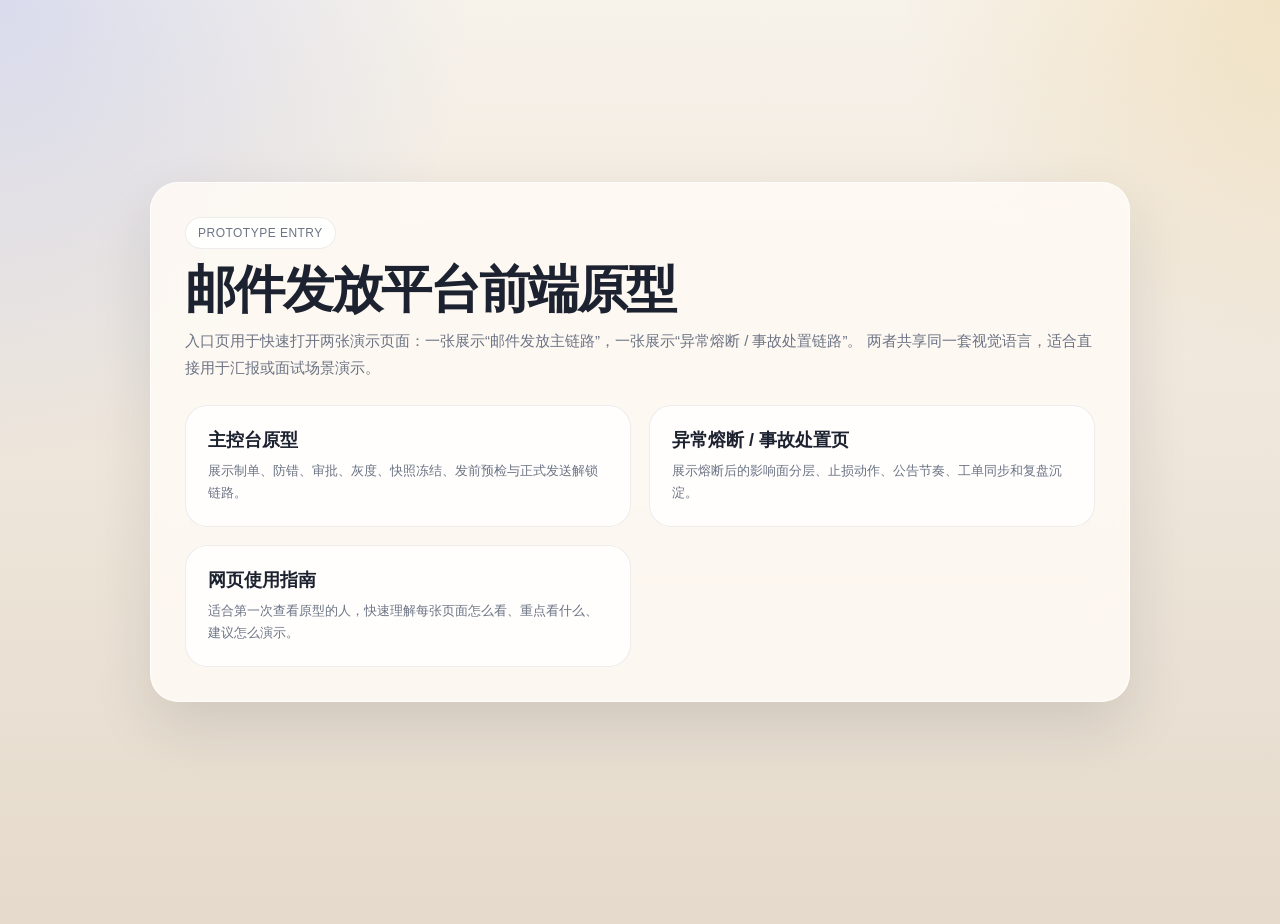
<file: index.html>
<!DOCTYPE html>
<html lang="zh-CN">
<head>
  <meta charset="UTF-8" />
  <meta name="viewport" content="width=device-width, initial-scale=1.0" />
  <title>邮件发放平台原型</title>
  <meta http-equiv="refresh" content="0; url=./prototype-index.html" />
  <style>
    body {
      margin: 0;
      min-height: 100vh;
      display: grid;
      place-items: center;
      background: linear-gradient(180deg, #f7f2ea 0%, #e9dfd2 100%);
      font-family: "Avenir Next", "PingFang SC", sans-serif;
      color: #1d2230;
    }

    .card {
      width: min(560px, calc(100vw - 32px));
      padding: 28px;
      border-radius: 24px;
      background: rgba(255, 255, 255, 0.9);
      box-shadow: 0 24px 60px rgba(25, 30, 42, 0.12);
      text-align: center;
    }

    h1 {
      margin: 0 0 12px;
      font-size: 30px;
    }

    p {
      margin: 0;
      line-height: 1.8;
      color: #6b7384;
    }

    a {
      display: inline-block;
      margin-top: 18px;
      color: #2c5bff;
      font-weight: 700;
      text-decoration: none;
    }
  </style>
</head>
<body>
  <div class="card">
    <h1>正在跳转到原型首页</h1>
    <p>如果页面没有自动跳转，请点击下面的入口继续访问。</p>
    <a href="./prototype-index.html">打开邮件发放平台原型</a>
  </div>
</body>
</html>
</file>
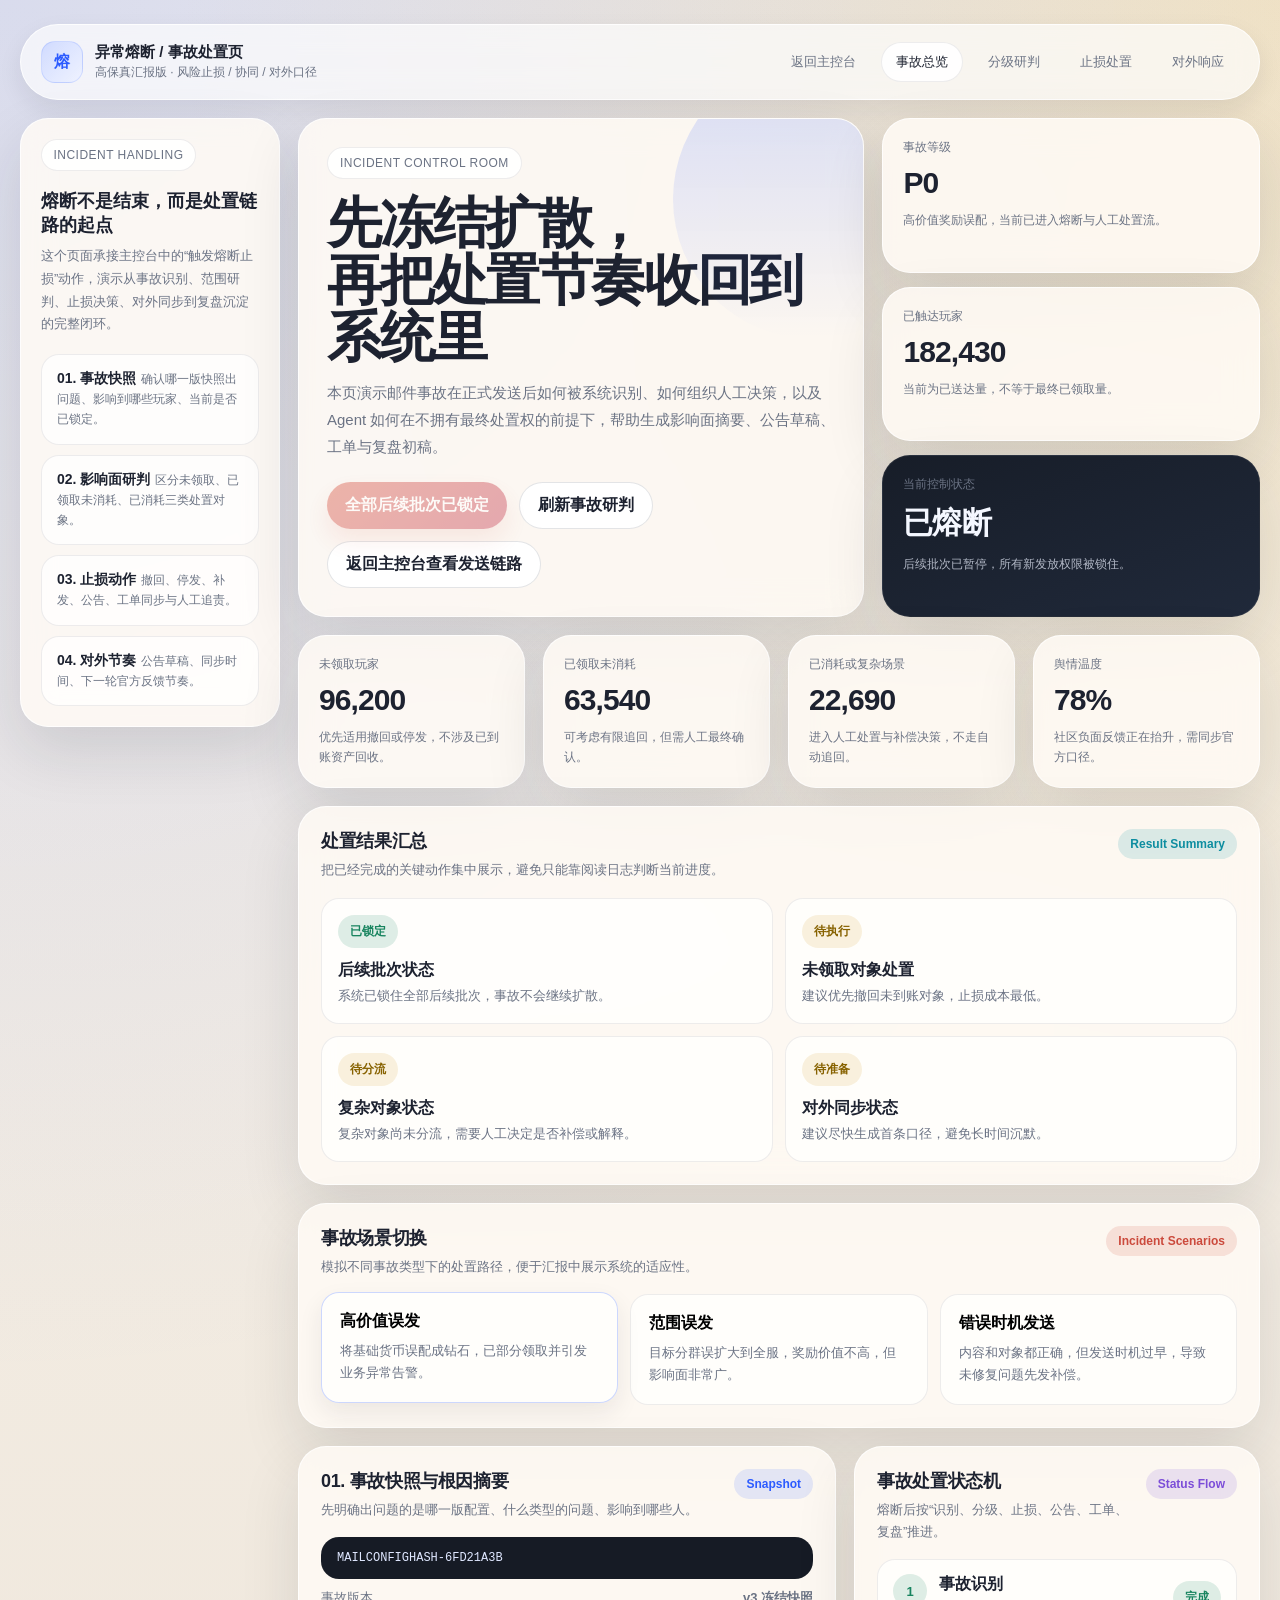
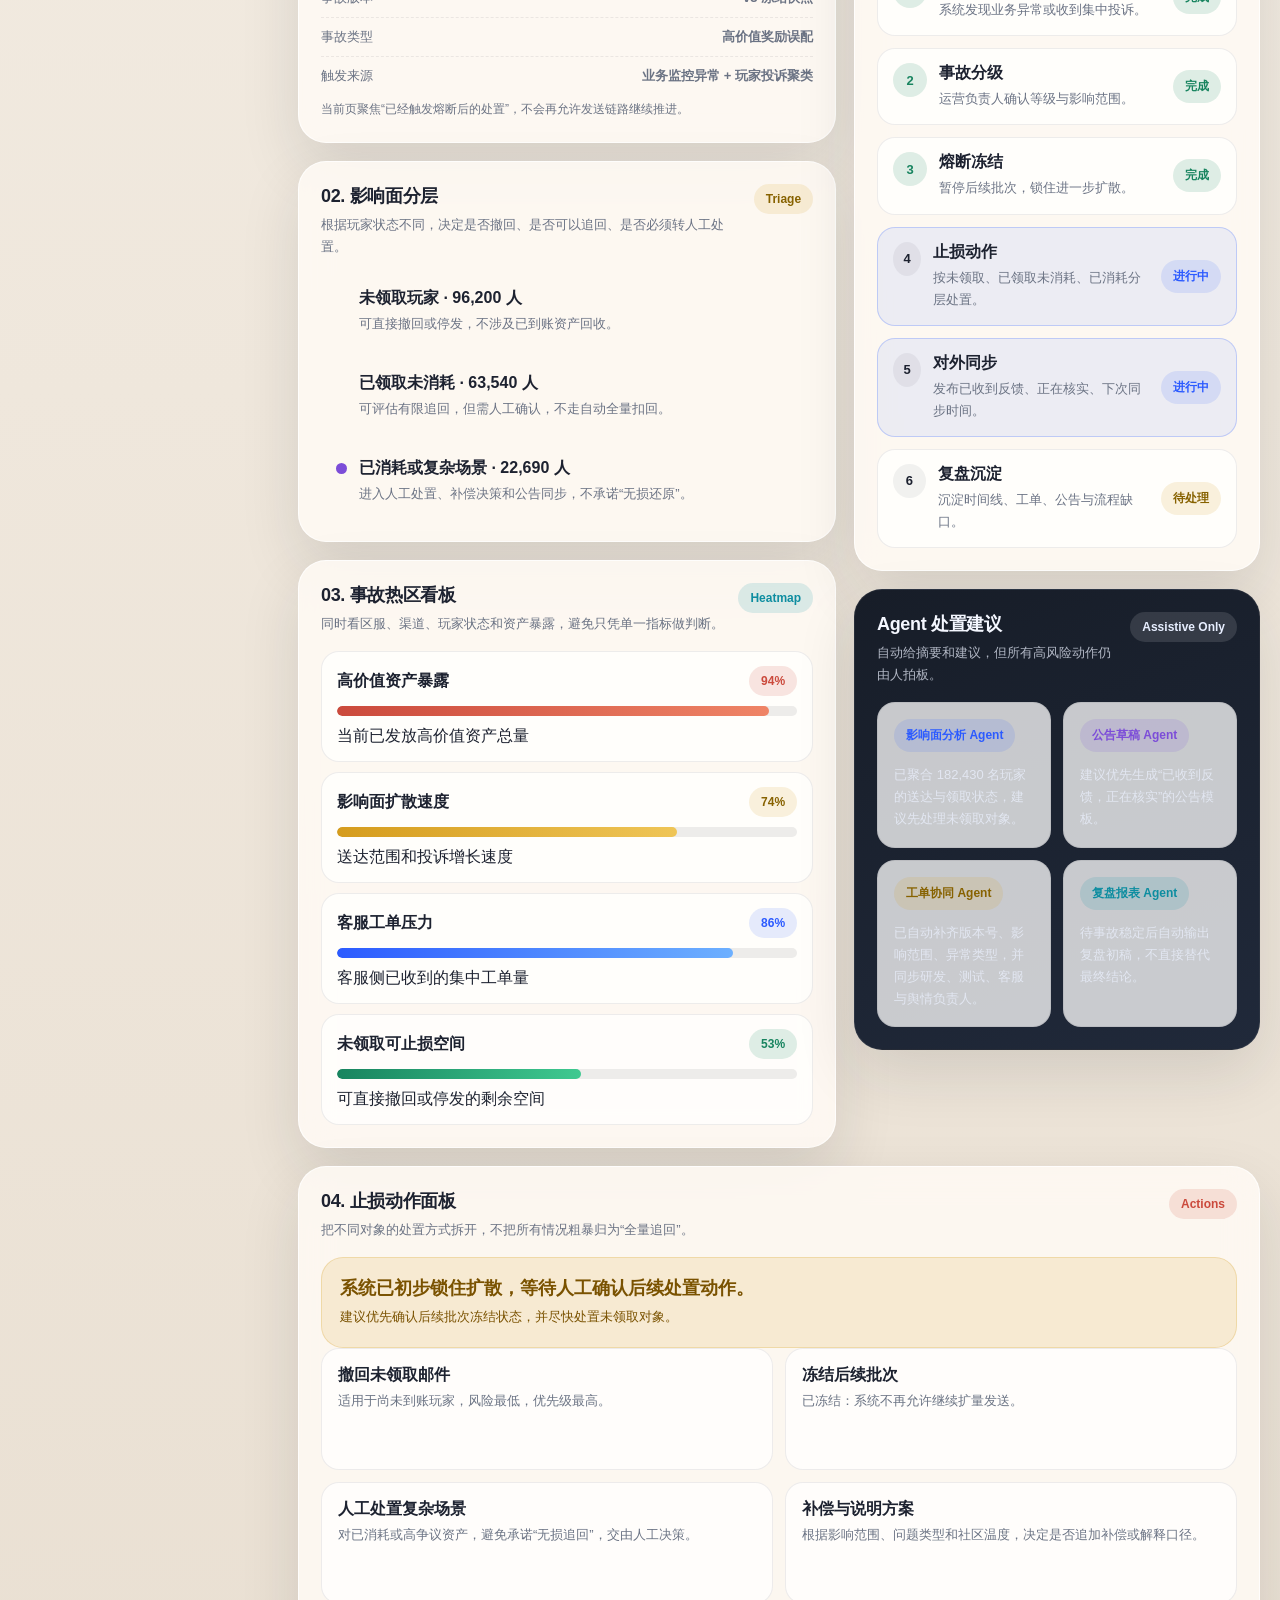
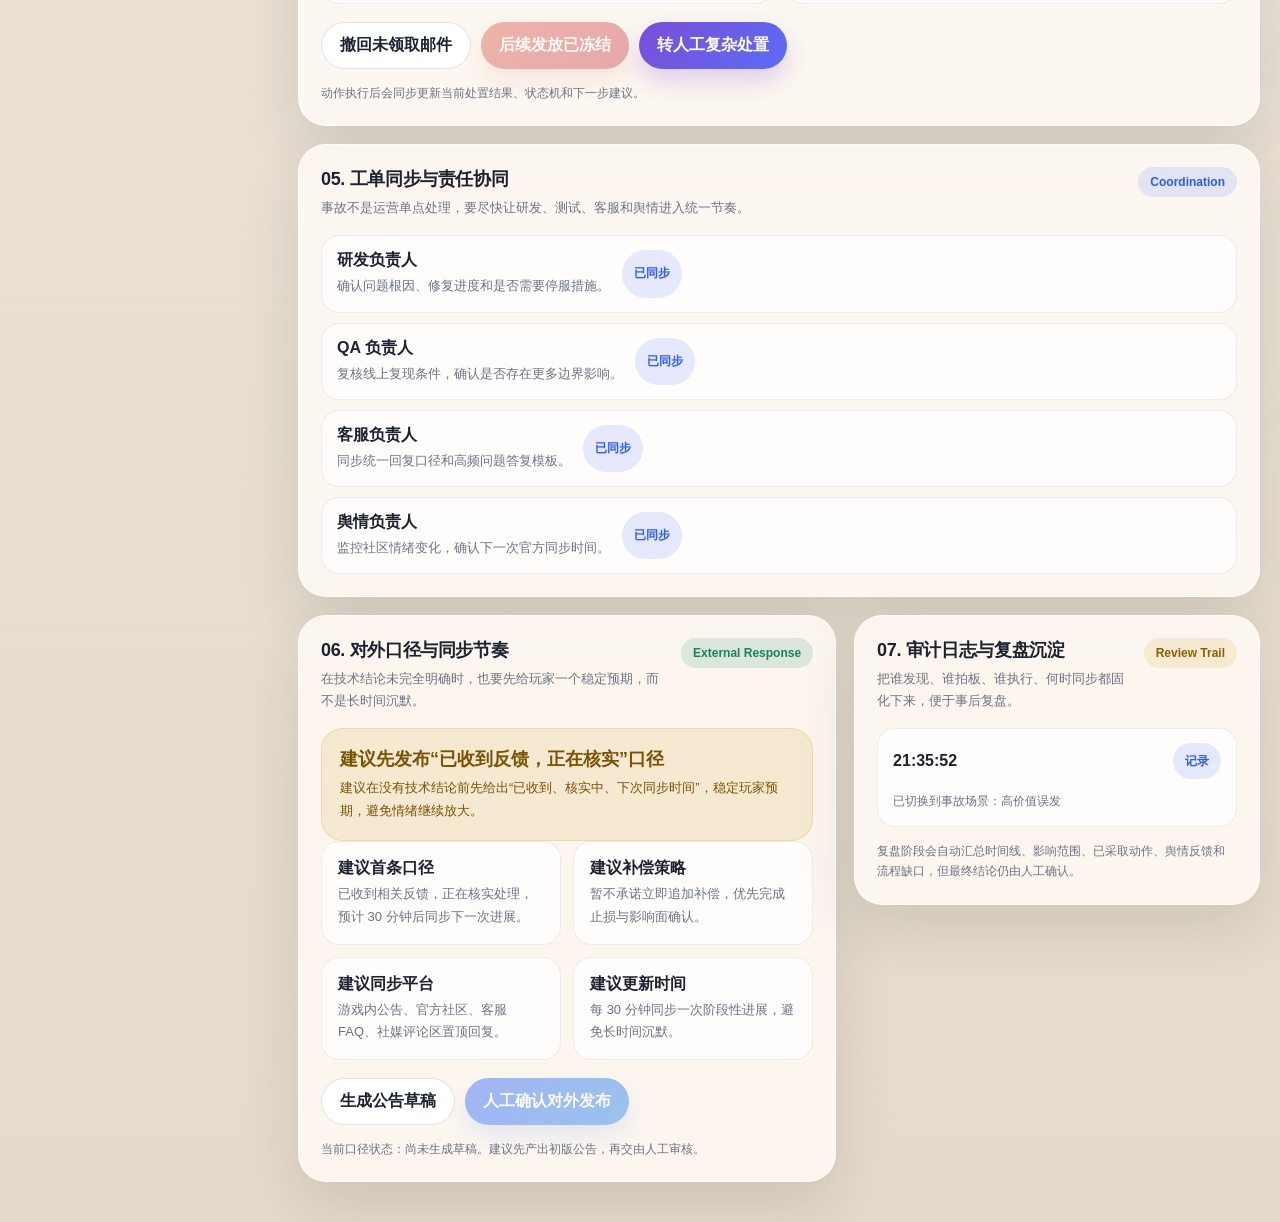
<file: incident-response-prototype.html>
<!DOCTYPE html>
<html lang="zh-CN">
<head>
  <meta charset="UTF-8" />
  <meta name="viewport" content="width=device-width, initial-scale=1.0" />
  <title>邮件发放平台原型 · 异常熔断 / 事故处置</title>
  <link rel="stylesheet" href="./prototype-assets/ui.css" />
</head>
<body>
  <div class="app-shell">
    <header class="topbar">
      <div class="brand">
        <div class="brand-mark">熔</div>
        <div class="brand-text">
          <strong>异常熔断 / 事故处置页</strong>
          <span>高保真汇报版 · 风险止损 / 协同 / 对外口径</span>
        </div>
      </div>
      <nav class="topnav">
        <a href="./mail-platform-prototype.html">返回主控台</a>
        <a href="#incidentOverview" class="active">事故总览</a>
        <a href="#triage">分级研判</a>
        <a href="#actions">止损处置</a>
        <a href="#response">对外响应</a>
      </nav>
    </header>

    <div class="layout">
      <aside class="sidebar">
        <div class="hero-eyebrow">Incident Handling</div>
        <h3>熔断不是结束，而是处置链路的起点</h3>
        <p>
          这个页面承接主控台中的“触发熔断止损”动作，演示从事故识别、范围研判、止损决策、对外同步到复盘沉淀的完整闭环。
        </p>
        <div class="side-links">
          <a class="side-link" href="#incidentOverview">
            <strong>01. 事故快照</strong>
            <span>确认哪一版快照出问题、影响到哪些玩家、当前是否已锁定。</span>
          </a>
          <a class="side-link" href="#triage">
            <strong>02. 影响面研判</strong>
            <span>区分未领取、已领取未消耗、已消耗三类处置对象。</span>
          </a>
          <a class="side-link" href="#actions">
            <strong>03. 止损动作</strong>
            <span>撤回、停发、补发、公告、工单同步与人工追责。</span>
          </a>
          <a class="side-link" href="#response">
            <strong>04. 对外节奏</strong>
            <span>公告草稿、同步时间、下一轮官方反馈节奏。</span>
          </a>
        </div>
      </aside>

      <main class="content">
        <section id="incidentOverview" class="hero-grid">
          <article class="hero-card">
            <div class="hero-eyebrow">Incident Control Room</div>
            <h1>先冻结扩散，<br />再把处置节奏收回到系统里</h1>
            <p>
              本页演示邮件事故在正式发送后如何被系统识别、如何组织人工决策，以及 Agent 如何在不拥有最终处置权的前提下，帮助生成影响面摘要、公告草稿、工单与复盘初稿。
            </p>
            <div class="hero-actions">
              <button class="btn btn-danger" id="btnLockAll">锁定全部后续批次</button>
              <button class="btn btn-secondary" id="btnRefreshIncident">刷新事故研判</button>
              <a class="btn btn-secondary" href="./mail-platform-prototype.html">返回主控台查看发送链路</a>
            </div>
          </article>

          <div class="metric-rail">
            <article class="metric-card">
              <small>事故等级</small>
              <strong id="incidentLevel">P0</strong>
              <p id="incidentLevelCopy">高价值资产误发，已触发系统熔断，需立即研判影响范围。</p>
            </article>
            <article class="metric-card">
              <small>已触达玩家</small>
              <strong id="incidentReach">182,430</strong>
              <p id="incidentReachCopy">当前为已送达量，不等于最终已领取量。</p>
            </article>
            <article class="metric-card dark-card">
              <small>当前控制状态</small>
              <strong id="incidentControl">已熔断</strong>
              <p id="incidentControlCopy">后续批次已暂停，进入事故处置流。</p>
            </article>
          </div>
        </section>

        <section class="summary-grid">
          <article class="metric-card">
            <small>未领取玩家</small>
            <strong id="metricUnread">96,200</strong>
            <p>优先适用撤回或停发，不涉及已到账资产回收。</p>
          </article>
          <article class="metric-card">
            <small>已领取未消耗</small>
            <strong id="metricClaimed">63,540</strong>
            <p>可考虑有限追回，但需人工最终确认。</p>
          </article>
          <article class="metric-card">
            <small>已消耗或复杂场景</small>
            <strong id="metricConsumed">22,690</strong>
            <p>进入人工处置与补偿决策，不走自动追回。</p>
          </article>
          <article class="metric-card">
            <small>舆情温度</small>
            <strong id="metricSentiment">78%</strong>
            <p>社区负面反馈正在抬升，需同步官方口径。</p>
          </article>
        </section>

        <section class="card">
          <div class="section-head">
            <div>
              <h2>处置结果汇总</h2>
              <p>把已经完成的关键动作集中展示，避免只能靠阅读日志判断当前进度。</p>
            </div>
            <span class="pill teal">Result Summary</span>
          </div>
          <div class="decision-grid" id="resultGrid"></div>
        </section>

        <section class="card">
          <div class="section-head">
            <div>
              <h2>事故场景切换</h2>
              <p>模拟不同事故类型下的处置路径，便于汇报中展示系统的适应性。</p>
            </div>
            <span class="pill red">Incident Scenarios</span>
          </div>
          <div class="scenario-row" id="incidentScenarios"></div>
        </section>

        <section id="triage" class="incident-grid">
          <div class="stack">
            <article class="card">
              <div class="section-head">
                <div>
                  <h2>01. 事故快照与根因摘要</h2>
                  <p>先明确出问题的是哪一版配置、什么类型的问题、影响到哪些人。</p>
                </div>
                <span class="pill blue">Snapshot</span>
              </div>
              <div class="snapshot-box">
                <div class="hash-box" id="incidentHash">MAILCONFIGHASH-6FD21A3B</div>
                <div class="snapshot-row">
                  <span>事故版本</span>
                  <strong id="incidentVersion">v3 冻结快照</strong>
                </div>
                <div class="snapshot-row">
                  <span>事故类型</span>
                  <strong id="incidentType">高价值奖励误配</strong>
                </div>
                <div class="snapshot-row">
                  <span>触发来源</span>
                  <strong id="incidentSource">业务监控异常 + 玩家投诉聚类</strong>
                </div>
              </div>
              <div class="helper" id="incidentHint">
                当前页聚焦“已经触发熔断后的处置”，不会再允许发送链路继续推进。
              </div>
            </article>

            <article class="card">
              <div class="section-head">
                <div>
                  <h2>02. 影响面分层</h2>
                  <p>根据玩家状态不同，决定是否撤回、是否可以追回、是否必须转人工处置。</p>
                </div>
                <span class="pill gold">Triage</span>
              </div>
              <div class="checklist" id="triageList"></div>
            </article>

            <article class="card">
              <div class="section-head">
                <div>
                  <h2>03. 事故热区看板</h2>
                  <p>同时看区服、渠道、玩家状态和资产暴露，避免只凭单一指标做判断。</p>
                </div>
                <span class="pill teal">Heatmap</span>
              </div>
              <div class="heatmap" id="incidentHeatmap"></div>
            </article>
          </div>

          <div class="stack">
            <article class="card">
              <div class="section-head">
                <div>
                  <h2>事故处置状态机</h2>
                  <p>熔断后按“识别、分级、止损、公告、工单、复盘”推进。</p>
                </div>
                <span class="pill violet">Status Flow</span>
              </div>
              <div class="timeline-list" id="incidentTimeline"></div>
            </article>

            <article class="card dark-card">
              <div class="section-head">
                <div>
                  <h2>Agent 处置建议</h2>
                  <p>自动给摘要和建议，但所有高风险动作仍由人拍板。</p>
                </div>
                <span class="pill dark">Assistive Only</span>
              </div>
              <div class="agent-grid" id="incidentAgents"></div>
            </article>
          </div>
        </section>

        <section id="actions" class="double-grid">
          <article class="card">
            <div class="section-head">
              <div>
                <h2>04. 止损动作面板</h2>
                <p>把不同对象的处置方式拆开，不把所有情况粗暴归为“全量追回”。</p>
              </div>
              <span class="pill red">Actions</span>
            </div>
            <div class="banner warn" id="actionBanner">
              <h3 id="actionTitle">当前建议优先锁住扩散，再处理未领取对象</h3>
              <p id="actionCopy">建议动作顺序：先冻结后续批次，再撤回未领取邮件，最后把复杂对象转人工处置。</p>
            </div>
            <div class="decision-grid" id="actionGrid"></div>
            <div class="action-row">
              <button class="btn btn-secondary" id="btnWithdraw">撤回未领取邮件</button>
              <button class="btn btn-danger" id="btnStopSend">冻结后续发放</button>
              <button class="btn btn-violet" id="btnManualCase">转人工复杂处置</button>
            </div>
            <div class="helper" id="actionHelper">
              点击动作后，页面会更新“当前处置结果”和“建议下一步”，避免只记录日志却没有可视反馈。
            </div>
          </article>

          <article class="card">
            <div class="section-head">
              <div>
                <h2>05. 工单同步与责任协同</h2>
                <p>事故不是运营单点处理，要尽快让研发、测试、客服和舆情进入统一节奏。</p>
              </div>
              <span class="pill blue">Coordination</span>
            </div>
            <div class="command-list" id="commandList"></div>
          </article>
        </section>

        <section id="response" class="incident-grid">
          <article class="card">
            <div class="section-head">
              <div>
                <h2>06. 对外口径与同步节奏</h2>
                <p>在技术结论未完全明确时，也要先给玩家一个稳定预期，而不是长时间沉默。</p>
              </div>
              <span class="pill green">External Response</span>
            </div>
            <div class="banner warn" id="responseBanner">
              <h3 id="responseTitle">建议先发布“已收到反馈，正在核实”口径</h3>
              <p id="responseCopy">当前事故仍在统计影响范围，建议先给出下一次同步时间，避免不确定性放大玩家情绪。</p>
            </div>
            <div class="mini-grid" id="responseCards"></div>
            <div class="action-row">
              <button class="btn btn-secondary" id="btnDraftNotice">生成公告草稿</button>
              <button class="btn btn-primary" id="btnConfirmNotice">人工确认对外发布</button>
            </div>
            <div class="helper" id="responseHelper">
              对外口径动作完成后，会明确反馈当前所处阶段，例如“已生成草稿”或“已确认发布节奏”。
            </div>
          </article>

          <article class="card">
            <div class="section-head">
              <div>
                <h2>07. 审计日志与复盘沉淀</h2>
                <p>把谁发现、谁拍板、谁执行、何时同步都固化下来，便于事后复盘。</p>
              </div>
              <span class="pill gold">Review Trail</span>
            </div>
            <div class="log-list" id="incidentLogs"></div>
            <div class="footer-note">
              复盘阶段会自动汇总时间线、影响范围、已采取动作、舆情反馈和流程缺口，但最终结论仍由人工确认。
            </div>
          </article>
        </section>
      </main>
    </div>
  </div>

  <div class="modal-overlay" id="feedbackModal">
    <div class="modal-card">
      <div class="modal-head">
        <div>
          <span class="pill green" id="modalPill">执行成功</span>
          <h3 id="modalTitle" style="margin-top: 12px;">止损动作已执行</h3>
        </div>
        <button class="modal-close" id="modalClose" aria-label="关闭提示">×</button>
      </div>
      <p id="modalBody">系统已经完成本次动作，并将结果同步到当前事故处置状态中。</p>
      <div class="modal-note">
        <strong id="modalNextTitle">下一步建议</strong>
        <p id="modalNext" style="margin-top: 8px;">建议继续确认后续批次冻结状态，并同步客服与舆情负责人。</p>
      </div>
      <div class="modal-actions">
        <button class="btn btn-primary" id="modalConfirm">我知道了</button>
      </div>
    </div>
  </div>

  <script>
    const incidentScenarios = {
      reward: {
        key: "reward",
        name: "高价值误发",
        desc: "将基础货币误配成钻石，已部分领取并引发业务异常告警。",
        level: "P0",
        type: "高价值奖励误配",
        reach: 182430,
        unread: 96200,
        claimed: 63540,
        consumed: 22690,
        sentiment: 78,
        source: "业务监控异常 + 玩家投诉聚类",
        response: "建议先发布“已收到反馈，正在核实”口径"
      },
      segment: {
        key: "segment",
        name: "范围误发",
        desc: "目标分群误扩大到全服，奖励价值不高，但影响面非常广。",
        level: "P1",
        type: "目标范围漂移",
        reach: 628500,
        unread: 371200,
        claimed: 191300,
        consumed: 66000,
        sentiment: 64,
        source: "目标人数偏差告警 + 客服集中反馈",
        response: "建议先解释受影响范围，并同步下一轮核实节点"
      },
      schedule: {
        key: "schedule",
        name: "错误时机发送",
        desc: "内容和对象都正确，但发送时机过早，导致未修复问题先发补偿。",
        level: "P2",
        type: "发送窗口配置错误",
        reach: 86420,
        unread: 47200,
        claimed: 28140,
        consumed: 11080,
        sentiment: 42,
        source: "研发未确认修复 + 社区误解补偿含义",
        response: "建议先同步修复进度，再说明补偿目的"
      }
    };

    const incidentState = {
      current: "reward",
      locked: true,
      noticeDrafted: false,
      noticeApproved: false,
      allLocked: true,
      withdrawDone: false,
      sendFrozen: true,
      manualQueued: false,
      refreshing: false,
      modalOpen: false,
      latestAction: "系统已初步锁住扩散，等待人工确认后续处置动作。",
      latestActionTone: "warn",
      nextStep: "建议优先确认后续批次冻结状态，并尽快处置未领取对象。",
      modal: {
        tone: "green",
        title: "",
        body: "",
        next: ""
      },
      actions: [],
      logs: []
    };

    const triageTemplates = {
      unread: ["red", "未领取玩家", "可直接撤回或停发，不涉及已到账资产回收。"],
      claimed: ["gold", "已领取未消耗", "可评估有限追回，但需人工确认，不走自动全量扣回。"],
      consumed: ["violet", "已消耗或复杂场景", "进入人工处置、补偿决策和公告同步，不承诺“无损还原”。"]
    };

    const incidentTimeline = [
      ["detect", "事故识别", "系统发现业务异常或收到集中投诉。"],
      ["grade", "事故分级", "运营负责人确认等级与影响范围。"],
      ["freeze", "熔断冻结", "暂停后续批次，锁住进一步扩散。"],
      ["actions", "止损动作", "按未领取、已领取未消耗、已消耗分层处置。"],
      ["notice", "对外同步", "发布已收到反馈、正在核实、下次同步时间。"],
      ["review", "复盘沉淀", "沉淀时间线、工单、公告与流程缺口。"]
    ];

    const els = {};

    function bind() {
      [
        "incidentScenarios", "incidentLevel", "incidentLevelCopy", "incidentReach", "incidentReachCopy", "incidentControl",
        "incidentControlCopy", "metricUnread", "metricClaimed", "metricConsumed", "metricSentiment", "incidentHash",
        "incidentVersion", "incidentType", "incidentSource", "incidentHint", "triageList", "incidentHeatmap", "incidentTimeline",
        "incidentAgents", "actionGrid", "commandList", "responseBanner", "responseTitle", "responseCopy", "responseCards",
        "incidentLogs", "btnLockAll", "btnRefreshIncident", "btnWithdraw", "btnStopSend", "btnManualCase", "btnDraftNotice",
        "btnConfirmNotice", "actionBanner", "actionTitle", "actionCopy", "actionHelper", "responseHelper", "resultGrid",
        "feedbackModal", "modalPill", "modalTitle", "modalBody", "modalNext", "modalClose", "modalConfirm", "modalNextTitle"
      ].forEach((id) => { els[id] = document.getElementById(id); });
    }

    function scenario() {
      return incidentScenarios[incidentState.current];
    }

    function pushLog(text, tone = "info") {
      const time = new Date().toLocaleTimeString("zh-CN", { hour: "2-digit", minute: "2-digit", second: "2-digit" });
      incidentState.logs.unshift({ time, text, tone });
      incidentState.logs = incidentState.logs.slice(0, 8);
    }

    function loadScenario(key) {
      incidentState.current = key;
      incidentState.noticeDrafted = false;
      incidentState.noticeApproved = false;
      incidentState.allLocked = true;
      incidentState.withdrawDone = false;
      incidentState.sendFrozen = true;
      incidentState.manualQueued = false;
      incidentState.refreshing = false;
      incidentState.modalOpen = false;
      incidentState.latestAction = "系统已初步锁住扩散，等待人工确认后续处置动作。";
      incidentState.latestActionTone = "warn";
      incidentState.nextStep = "建议优先确认后续批次冻结状态，并尽快处置未领取对象。";
      incidentState.modal = {
        tone: "green",
        title: "",
        body: "",
        next: ""
      };
      incidentState.actions = [];
      incidentState.logs = [];
      pushLog(`已切换到事故场景：${incidentScenarios[key].name}`, "info");
      render();
    }

    function openModal(tone, title, body, next) {
      incidentState.modalOpen = true;
      incidentState.modal = { tone, title, body, next };
    }

    function closeModal() {
      incidentState.modalOpen = false;
      render();
    }

    function renderScenarioButtons() {
      els.incidentScenarios.innerHTML = "";
      Object.values(incidentScenarios).forEach((item) => {
        const btn = document.createElement("button");
        btn.type = "button";
        btn.className = `scenario-btn ${incidentState.current === item.key ? "active" : ""}`;
        btn.innerHTML = `<strong>${item.name}</strong><p>${item.desc}</p>`;
        btn.addEventListener("click", () => loadScenario(item.key));
        els.incidentScenarios.appendChild(btn);
      });
    }

    function renderSummary() {
      const s = scenario();
      els.incidentLevel.textContent = s.level;
      els.incidentLevelCopy.textContent = `${s.type}，当前已进入熔断与人工处置流。`;
      els.incidentReach.textContent = s.reach.toLocaleString();
      els.incidentReachCopy.textContent = "当前为已送达量，不等于最终已领取量。";
      els.incidentControl.textContent = incidentState.sendFrozen ? "已熔断" : "处置中";
      els.incidentControlCopy.textContent = incidentState.sendFrozen
        ? "后续批次已暂停，所有新发放权限被锁住。"
        : "处置动作仍在推进，尚未完全冻结扩散。";
      els.metricUnread.textContent = s.unread.toLocaleString();
      els.metricClaimed.textContent = s.claimed.toLocaleString();
      els.metricConsumed.textContent = s.consumed.toLocaleString();
      els.metricSentiment.textContent = `${s.sentiment}%`;
      els.incidentHash.textContent = "MAILCONFIGHASH-6FD21A3B";
      els.incidentVersion.textContent = "v3 冻结快照";
      els.incidentType.textContent = s.type;
      els.incidentSource.textContent = s.source;
    }

    function renderTriage() {
      const s = scenario();
      const triageData = [
        ["unread", s.unread],
        ["claimed", s.claimed],
        ["consumed", s.consumed]
      ];
      els.triageList.innerHTML = "";
      triageData.forEach(([key, value]) => {
        const [tone, title, desc] = triageTemplates[key];
        const node = document.createElement("div");
        node.className = "check-item";
        node.innerHTML = `
          <span class="dot ${tone}"></span>
          <div>
            <strong>${title} · ${value.toLocaleString()} 人</strong>
            <p>${desc}</p>
          </div>
        `;
        els.triageList.appendChild(node);
      });
    }

    function renderResultGrid() {
      const cards = [
        [
          incidentState.allLocked ? "green" : "gold",
          "后续批次状态",
          incidentState.allLocked ? "已锁定" : "待确认",
          incidentState.allLocked ? "系统已锁住全部后续批次，事故不会继续扩散。" : "仍需人工确认是否彻底锁住后续发送。"
        ],
        [
          incidentState.withdrawDone ? "green" : "gold",
          "未领取对象处置",
          incidentState.withdrawDone ? "已撤回" : "待执行",
          incidentState.withdrawDone ? "未领取对象已进入撤回队列，后续只需观察回收进度。" : "建议优先撤回未到账对象，止损成本最低。"
        ],
        [
          incidentState.manualQueued ? "violet" : "gold",
          "复杂对象状态",
          incidentState.manualQueued ? "已转人工" : "待分流",
          incidentState.manualQueued ? "已消耗和高争议对象已进入人工处置队列。" : "复杂对象尚未分流，需要人工决定是否补偿或解释。"
        ],
        [
          incidentState.noticeApproved ? "green" : incidentState.noticeDrafted ? "blue" : "gold",
          "对外同步状态",
          incidentState.noticeApproved ? "已确认发布" : incidentState.noticeDrafted ? "草稿已生成" : "待准备",
          incidentState.noticeApproved
            ? "公告节奏已确认，可按计划同步后续进展。"
            : incidentState.noticeDrafted
              ? "公告草稿已完成，待人工确认后正式发布。"
              : "建议尽快生成首条口径，避免长时间沉默。"
        ]
      ];

      els.resultGrid.innerHTML = "";
      cards.forEach(([tone, title, status, desc]) => {
        const node = document.createElement("div");
        node.className = "decision-card";
        node.innerHTML = `
          <span class="pill ${tone}">${status}</span>
          <strong style="margin-top: 12px;">${title}</strong>
          <p>${desc}</p>
        `;
        els.resultGrid.appendChild(node);
      });
    }

    function renderHeatmap() {
      const s = scenario();
      const items = [
        ["red", "高价值资产暴露", s.key === "reward" ? 94 : s.key === "segment" ? 52 : 28, "当前已发放高价值资产总量"],
        ["gold", "影响面扩散速度", s.key === "segment" ? 91 : s.key === "reward" ? 74 : 43, "送达范围和投诉增长速度"],
        ["blue", "客服工单压力", s.key === "segment" ? 79 : s.key === "reward" ? 86 : 48, "客服侧已收到的集中工单量"],
        ["green", "未领取可止损空间", s.unread / s.reach * 100, "可直接撤回或停发的剩余空间"]
      ];
      els.incidentHeatmap.innerHTML = "";
      items.forEach(([tone, title, value, desc]) => {
        const node = document.createElement("div");
        node.className = "heat-item";
        node.innerHTML = `
          <div class="heat-item-head">
            <strong>${title}</strong>
            <span class="pill ${tone}">${Math.round(value)}%</span>
          </div>
          <div class="bar ${tone}"><span style="width:${Math.round(value)}%"></span></div>
          <p style="margin:10px 0 0;">${desc}</p>
        `;
        els.incidentHeatmap.appendChild(node);
      });
    }

    function renderTimeline() {
      els.incidentTimeline.innerHTML = "";
      incidentTimeline.forEach(([key, title, desc], index) => {
        let status = "done";
        if (key === "freeze" && !incidentState.sendFrozen) status = "active";
        if (key === "actions" && !(incidentState.withdrawDone || incidentState.manualQueued)) status = "active";
        if (key === "notice" && !incidentState.noticeApproved) status = incidentState.noticeDrafted ? "active" : "active";
        if (key === "review" && !incidentState.noticeApproved) status = "";
        const node = document.createElement("div");
        node.className = `timeline-card ${status}`.trim();
        node.innerHTML = `
          <div class="timeline-main">
            <div class="step-no">${index + 1}</div>
            <div>
              <strong>${title}</strong>
              <p>${desc}</p>
            </div>
          </div>
          <span class="pill ${status === "done" ? "green" : status === "active" ? "blue" : "gold"}">
            ${status === "done" ? "完成" : status === "active" ? "进行中" : "待处理"}
          </span>
        `;
        els.incidentTimeline.appendChild(node);
      });
    }

    function renderAgents() {
      const s = scenario();
      const cards = [
        ["blue", "影响面分析 Agent", `已聚合 ${s.reach.toLocaleString()} 名玩家的送达与领取状态，建议先处理未领取对象。`],
        ["violet", "公告草稿 Agent", incidentState.noticeDrafted ? "已生成公告草稿，等待人工修改并确认发布时间。" : "建议优先生成“已收到反馈，正在核实”的公告模板。"],
        ["gold", "工单协同 Agent", "已自动补齐版本号、影响范围、异常类型，并同步研发、测试、客服与舆情负责人。"],
        ["teal", "复盘报表 Agent", incidentState.noticeApproved ? "已开始汇总时间线、动作记录和流程缺口。" : "待事故稳定后自动输出复盘初稿，不直接替代最终结论。"]
      ];
      els.incidentAgents.innerHTML = "";
      cards.forEach(([tone, title, desc]) => {
        const card = document.createElement("div");
        card.className = "agent-card";
        card.innerHTML = `<span class="pill ${tone}">${title}</span><p style="margin-top:12px;">${desc}</p>`;
        els.incidentAgents.appendChild(card);
      });
    }

    function renderActions() {
      const cards = [
        ["撤回未领取邮件", incidentState.withdrawDone ? "已执行：未领取对象已进入撤回队列，后续只需观察回收进度。" : "适用于尚未到账玩家，风险最低，优先级最高。"],
        ["冻结后续批次", incidentState.sendFrozen ? "已冻结：系统不再允许继续扩量发送。" : "确保事故不再继续扩散，是熔断后的第一动作。"],
        ["人工处置复杂场景", incidentState.manualQueued ? "已转人工：复杂对象已进入专门处置队列，等待人工拍板。" : "对已消耗或高争议资产，避免承诺“无损追回”，交由人工决策。"],
        ["补偿与说明方案", incidentState.noticeDrafted ? "已进入口径准备阶段，可结合实际影响范围决定是否追加补偿。" : "根据影响范围、问题类型和社区温度，决定是否追加补偿或解释口径。"]
      ];
      els.actionGrid.innerHTML = "";
      cards.forEach(([title, desc]) => {
        const node = document.createElement("div");
        node.className = "decision-card";
        node.innerHTML = `<strong>${title}</strong><p>${desc}</p>`;
        els.actionGrid.appendChild(node);
      });

      els.actionBanner.className = `banner ${incidentState.latestActionTone}`;
      els.actionTitle.textContent = incidentState.latestAction;
      els.actionCopy.textContent = incidentState.nextStep;
      els.actionHelper.textContent = incidentState.refreshing
        ? "系统正在刷新事故研判，请稍候查看最新影响面与建议动作。"
        : "动作执行后会同步更新当前处置结果、状态机和下一步建议。";
    }

    function renderCommands() {
      const items = [
        ["研发负责人", "确认问题根因、修复进度和是否需要停服措施。"],
        ["QA 负责人", "复核线上复现条件，确认是否存在更多边界影响。"],
        ["客服负责人", "同步统一回复口径和高频问题答复模板。"],
        ["舆情负责人", "监控社区情绪变化，确认下一次官方同步时间。"]
      ];
      els.commandList.innerHTML = "";
      items.forEach(([title, desc]) => {
        const node = document.createElement("div");
        node.className = "command-card";
        node.innerHTML = `<div><strong>${title}</strong><p>${desc}</p></div><span class="pill blue">已同步</span>`;
        els.commandList.appendChild(node);
      });
    }

    function renderResponse() {
      const s = scenario();
      els.responseTitle.textContent = incidentState.noticeApproved
        ? "对外口径已确认，进入正式同步节奏"
        : incidentState.noticeDrafted
          ? "公告草稿已生成，等待人工确认对外发布"
          : s.response;
      els.responseCopy.textContent = incidentState.noticeApproved
        ? "当前建议按既定节奏在游戏内公告、官方社区与客服口径中同步，后续按 30 分钟一轮更新。"
        : incidentState.noticeDrafted
          ? "建议由人工确认发布时间、补偿口径和下一次同步时间后，再正式对外发布。"
          : "建议在没有技术结论前先给出“已收到、核实中、下次同步时间”，稳定玩家预期，避免情绪继续放大。";

      const cards = [
        ["建议首条口径", "已收到相关反馈，正在核实处理，预计 30 分钟后同步下一次进展。"],
        ["建议补偿策略", s.key === "reward" ? "暂不承诺立即追加补偿，优先完成止损与影响面确认。" : "补偿策略需等影响范围确认后再定。"],
        ["建议同步平台", "游戏内公告、官方社区、客服 FAQ、社媒评论区置顶回复。"],
        ["建议更新时间", "每 30 分钟同步一次阶段性进展，避免长时间沉默。"]
      ];
      els.responseCards.innerHTML = "";
      cards.forEach(([title, desc]) => {
        const node = document.createElement("div");
        node.className = "mini-card";
        node.innerHTML = `<strong>${title}</strong><p>${desc}</p>`;
        els.responseCards.appendChild(node);
      });

      els.responseHelper.textContent = incidentState.noticeApproved
        ? "当前口径状态：已确认发布。下一步应按节奏持续同步进展。"
        : incidentState.noticeDrafted
          ? "当前口径状态：草稿已生成，等待人工确认后发布。"
          : "当前口径状态：尚未生成草稿。建议先产出初版公告，再交由人工审核。";
    }

    function renderLogs() {
      els.incidentLogs.innerHTML = "";
      incidentState.logs.forEach((entry) => {
        const tone = entry.tone === "danger" ? "red" : entry.tone === "success" ? "green" : entry.tone === "info" ? "blue" : "gold";
        const node = document.createElement("div");
        node.className = "log-item";
        node.innerHTML = `
          <div class="log-head">
            <strong>${entry.time}</strong>
            <span class="pill ${tone}">${entry.tone === "danger" ? "高危" : entry.tone === "success" ? "成功" : entry.tone === "info" ? "记录" : "提示"}</span>
          </div>
          <span>${entry.text}</span>
        `;
        els.incidentLogs.appendChild(node);
      });
    }

    function renderModal() {
      if (!incidentState.modalOpen) {
        els.feedbackModal.classList.remove("show");
        return;
      }

      els.feedbackModal.classList.add("show");
      els.modalPill.className = `pill ${incidentState.modal.tone}`;
      els.modalPill.textContent = incidentState.modal.tone === "red"
        ? "高优先反馈"
        : incidentState.modal.tone === "violet"
          ? "人工接管"
          : incidentState.modal.tone === "gold"
            ? "待人工确认"
            : "执行成功";
      els.modalTitle.textContent = incidentState.modal.title;
      els.modalBody.textContent = incidentState.modal.body;
      els.modalNext.textContent = incidentState.modal.next;
      els.modalNextTitle.textContent = "下一步建议";
    }

    function render() {
      renderScenarioButtons();
      renderSummary();
      renderResultGrid();
      renderTriage();
      renderHeatmap();
      renderTimeline();
      renderAgents();
      renderActions();
      renderCommands();
      renderResponse();
      renderLogs();
      renderButtons();
      renderModal();
    }

    function renderButtons() {
      els.btnLockAll.disabled = incidentState.allLocked;
      els.btnLockAll.textContent = incidentState.allLocked ? "全部后续批次已锁定" : "锁定全部后续批次";
      els.btnRefreshIncident.disabled = incidentState.refreshing;
      els.btnRefreshIncident.textContent = incidentState.refreshing ? "研判刷新中..." : "刷新事故研判";
      els.btnWithdraw.disabled = incidentState.withdrawDone;
      els.btnWithdraw.textContent = incidentState.withdrawDone ? "未领取邮件已撤回" : "撤回未领取邮件";
      els.btnStopSend.disabled = incidentState.sendFrozen;
      els.btnStopSend.textContent = incidentState.sendFrozen ? "后续发放已冻结" : "冻结后续发放";
      els.btnManualCase.disabled = incidentState.manualQueued;
      els.btnManualCase.textContent = incidentState.manualQueued ? "已转人工复杂处置" : "转人工复杂处置";
      els.btnDraftNotice.disabled = incidentState.noticeDrafted;
      els.btnDraftNotice.textContent = incidentState.noticeDrafted ? "公告草稿已生成" : "生成公告草稿";
      els.btnConfirmNotice.disabled = !incidentState.noticeDrafted || incidentState.noticeApproved;
      els.btnConfirmNotice.textContent = incidentState.noticeApproved ? "已确认对外发布" : "人工确认对外发布";
    }

    function attach() {
      els.btnLockAll.addEventListener("click", () => {
        if (incidentState.allLocked) return;
        incidentState.allLocked = true;
        incidentState.sendFrozen = true;
        incidentState.latestAction = "已锁定全部后续批次";
        incidentState.latestActionTone = "danger";
        incidentState.nextStep = "下一步建议：优先撤回未领取邮件，并把已消耗对象转人工研判。";
        openModal(
          "red",
          "后续批次已全部锁定",
          "系统已暂停所有后续发放批次，新的全服发送不会再继续扩散当前事故。",
          "建议立即处理未领取对象，并同步研发、客服和舆情负责人确认下一轮动作。"
        );
        pushLog("已确认锁定全部后续批次，正式发送权限维持冻结。", "danger");
        render();
      });

      els.btnRefreshIncident.addEventListener("click", () => {
        if (incidentState.refreshing) return;
        incidentState.refreshing = true;
        incidentState.latestAction = "系统正在刷新事故研判";
        incidentState.latestActionTone = "blue";
        incidentState.nextStep = "正在重新汇总影响范围、领取状态和舆情温度，请稍候。";
        render();
        window.setTimeout(() => {
          incidentState.refreshing = false;
          incidentState.latestAction = "事故研判已刷新";
          incidentState.latestActionTone = "safe";
          incidentState.nextStep = "最新建议：维持冻结状态，优先处理未领取对象，再确认是否需要补偿说明。";
          openModal(
            "green",
            "事故研判已刷新完成",
            "系统已重新汇总影响范围、领取状态和舆情温度，并更新当前处置建议。",
            "建议根据最新影响面先处理未领取对象，再判断是否需要进入补偿说明阶段。"
          );
          pushLog("已刷新事故研判：影响范围、领取状态与舆情温度已更新。", "info");
          render();
        }, 700);
      });

      els.btnWithdraw.addEventListener("click", () => {
        if (incidentState.withdrawDone) return;
        incidentState.withdrawDone = true;
        incidentState.latestAction = "未领取对象撤回已执行";
        incidentState.latestActionTone = "safe";
        incidentState.nextStep = "下一步建议：继续维持发送冻结，并评估已领取未消耗对象是否需要有限追回。";
        openModal(
          "green",
          "未领取邮件已撤回",
          "系统已经把未到账对象加入撤回队列，当前优先级最高的低风险止损动作已完成。",
          "建议继续维持后续发送冻结，并开始评估已领取未消耗对象是否需要进入下一步处置。"
        );
        pushLog("已执行未领取邮件撤回计划，优先回收未到账对象。", "success");
        render();
      });

      els.btnStopSend.addEventListener("click", () => {
        if (incidentState.sendFrozen) return;
        incidentState.sendFrozen = true;
        incidentState.allLocked = true;
        incidentState.latestAction = "后续发放已冻结";
        incidentState.latestActionTone = "danger";
        incidentState.nextStep = "下一步建议：优先执行未领取撤回，并同步客服与舆情团队统一口径。";
        openModal(
          "red",
          "后续发放已冻结",
          "系统已停止所有后续扩量发送，当前事故不再继续向更多玩家扩散。",
          "建议尽快执行未领取撤回，并同步客服和舆情团队使用统一回复口径。"
        );
        pushLog("后续批次冻结状态已确认，系统不再允许继续扩量发送。", "danger");
        render();
      });

      els.btnManualCase.addEventListener("click", () => {
        if (incidentState.manualQueued) return;
        incidentState.manualQueued = true;
        incidentState.latestAction = "复杂对象已转人工处置";
        incidentState.latestActionTone = "violet";
        incidentState.nextStep = "下一步建议：由运营负责人、研发与客服共同确认已消耗对象的处置和补偿方案。";
        openModal(
          "violet",
          "复杂对象已转人工处置",
          "已消耗和高争议对象不再走自动流程，系统已将其转入人工处置队列。",
          "建议由运营负责人、研发、客服共同确认这部分对象的补偿策略和外部解释口径。"
        );
        pushLog("已将已消耗和高争议对象转入人工处置队列。", "info");
        render();
      });

      els.btnDraftNotice.addEventListener("click", () => {
        if (incidentState.noticeDrafted) return;
        incidentState.noticeDrafted = true;
        incidentState.latestAction = "公告草稿已生成";
        incidentState.latestActionTone = "gold";
        incidentState.nextStep = "下一步建议：人工确认发布时间、补偿口径和下次同步时间，再正式对外发布。";
        openModal(
          "gold",
          "公告草稿已生成",
          "系统已经生成一版可用的对外公告草稿，包含当前建议口径与下一次同步时间。",
          "建议由人工确认发布时间、补偿说明和下次同步节奏后，再正式发布。"
        );
        pushLog("公告草稿已生成，待人工确认正式发布内容。", "success");
        render();
      });

      els.btnConfirmNotice.addEventListener("click", () => {
        if (!incidentState.noticeDrafted || incidentState.noticeApproved) return;
        incidentState.noticeApproved = true;
        incidentState.latestAction = "对外口径已确认发布";
        incidentState.latestActionTone = "safe";
        incidentState.nextStep = "下一步建议：按既定节奏继续同步进展，并准备事故复盘材料。";
        openModal(
          "green",
          "对外口径已确认发布",
          "当前公告节奏已经确认，可以按计划在游戏内、社区和客服口径中同步给玩家。",
          "建议继续按固定时间间隔同步进展，并开始准备事故复盘材料。"
        );
        pushLog("人工已确认对外口径，公告进入正式发布节奏。", "success");
        render();
      });

      els.modalClose.addEventListener("click", closeModal);
      els.modalConfirm.addEventListener("click", closeModal);
      els.feedbackModal.addEventListener("click", (event) => {
        if (event.target === els.feedbackModal) closeModal();
      });
    }

    bind();
    attach();
    loadScenario("reward");
  </script>
</body>
</html>
</file>
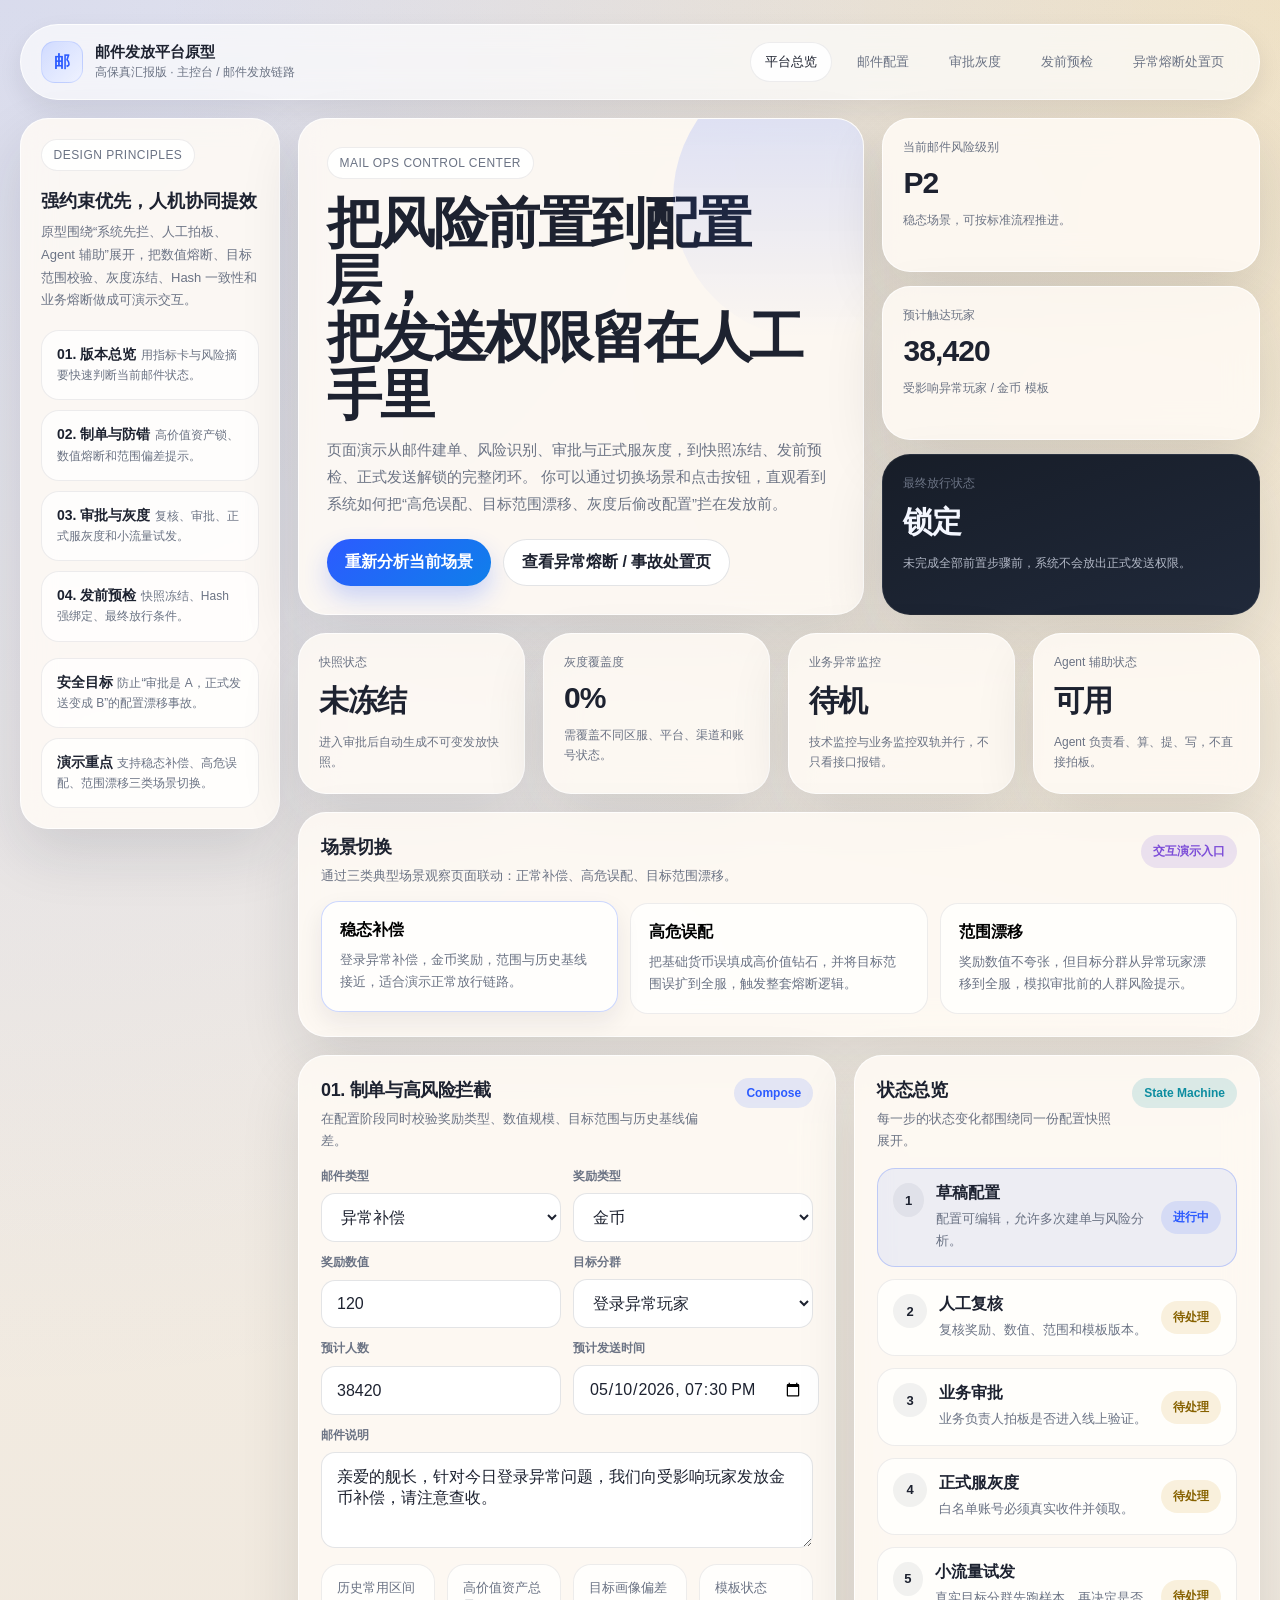
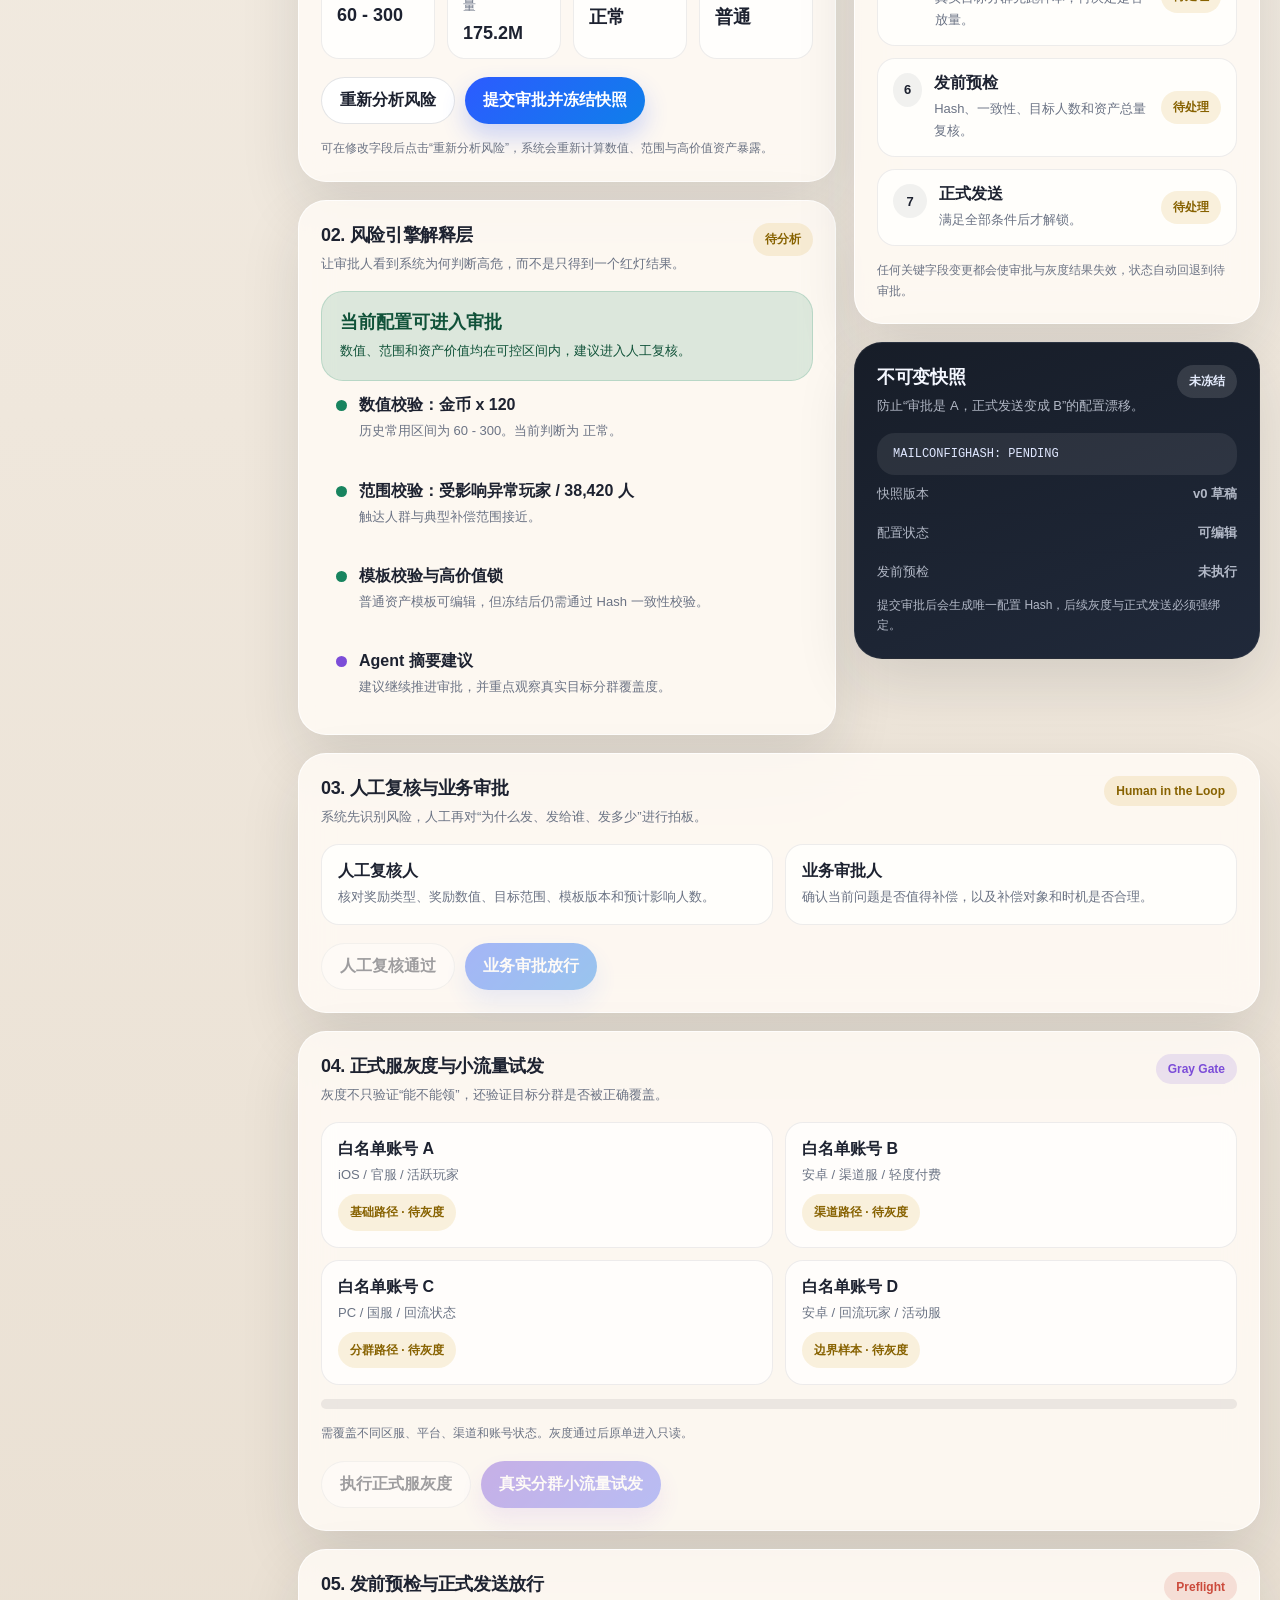
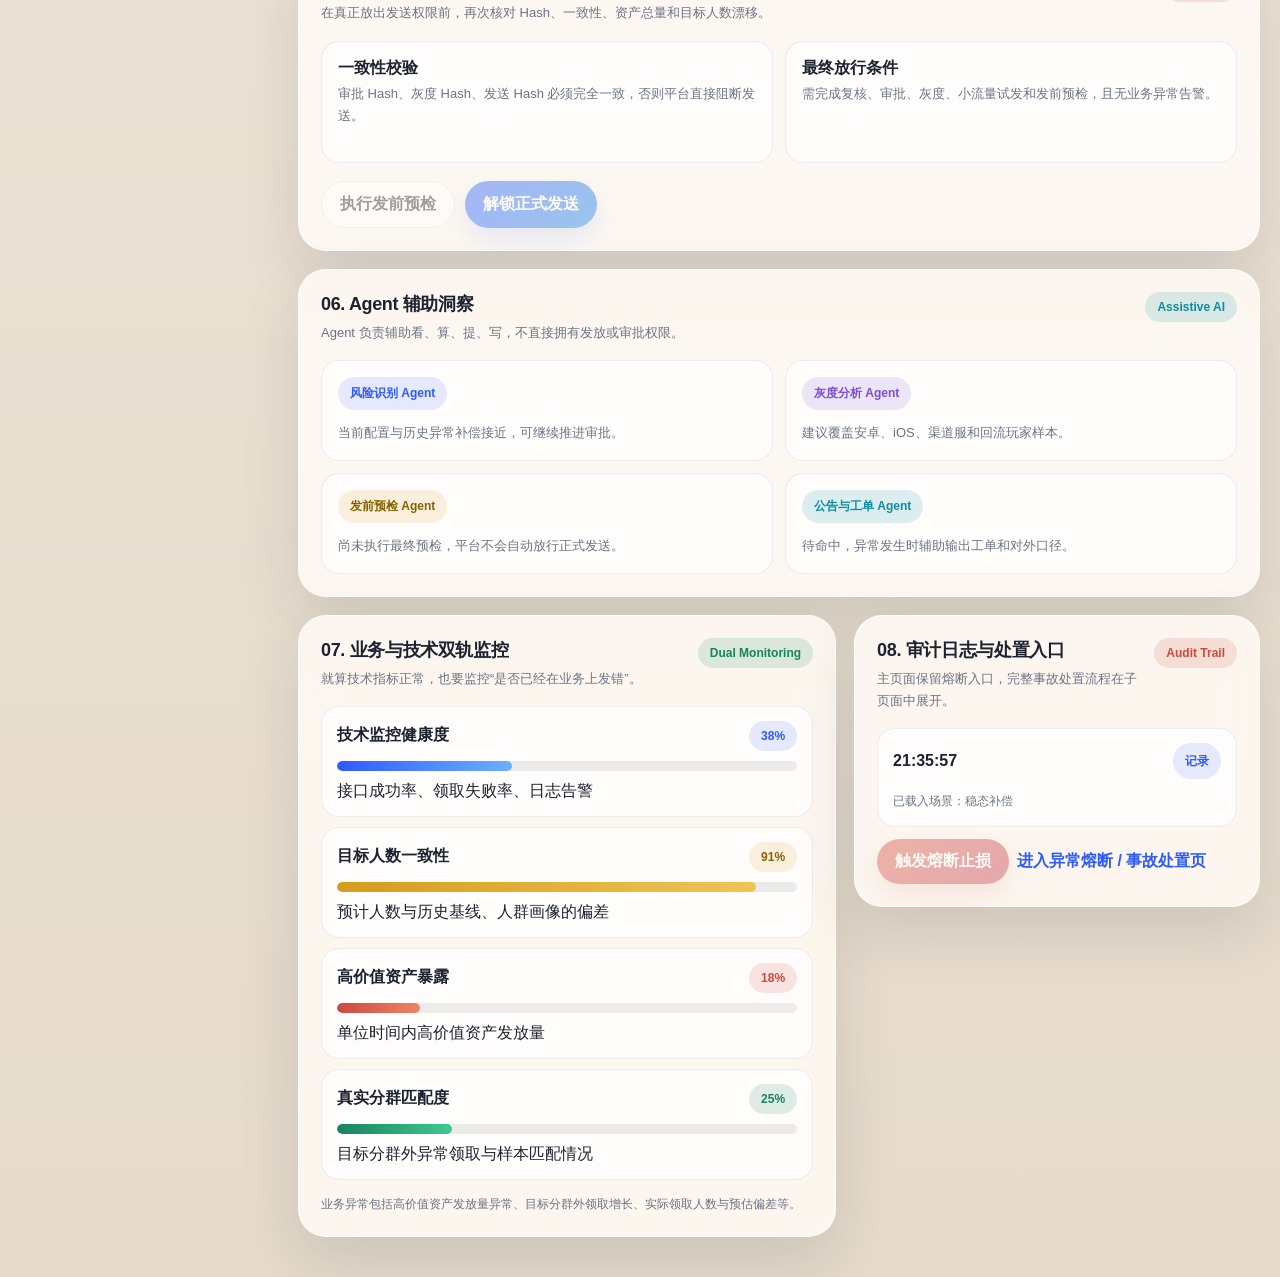
<file: mail-platform-prototype.html>
<!DOCTYPE html>
<html lang="zh-CN">
<head>
  <meta charset="UTF-8" />
  <meta name="viewport" content="width=device-width, initial-scale=1.0" />
  <title>邮件发放平台原型 · 主控台</title>
  <link rel="stylesheet" href="./prototype-assets/ui.css" />
</head>
<body>
  <div class="app-shell">
    <header class="topbar">
      <div class="brand">
        <div class="brand-mark">邮</div>
        <div class="brand-text">
          <strong>邮件发放平台原型</strong>
          <span>高保真汇报版 · 主控台 / 邮件发放链路</span>
        </div>
      </div>
      <nav class="topnav">
        <a href="#overview" class="active">平台总览</a>
        <a href="#compose">邮件配置</a>
        <a href="#approval">审批灰度</a>
        <a href="#launch">发前预检</a>
        <a href="./incident-response-prototype.html">异常熔断处置页</a>
      </nav>
    </header>

    <div class="layout">
      <aside class="sidebar">
        <div class="hero-eyebrow">Design Principles</div>
        <h3>强约束优先，人机协同提效</h3>
        <p>
          原型围绕“系统先拦、人工拍板、Agent 辅助”展开，把数值熔断、目标范围校验、灰度冻结、Hash 一致性和业务熔断做成可演示交互。
        </p>
        <div class="side-links">
          <a class="side-link" href="#overview">
            <strong>01. 版本总览</strong>
            <span>用指标卡与风险摘要快速判断当前邮件状态。</span>
          </a>
          <a class="side-link" href="#compose">
            <strong>02. 制单与防错</strong>
            <span>高价值资产锁、数值熔断和范围偏差提示。</span>
          </a>
          <a class="side-link" href="#approval">
            <strong>03. 审批与灰度</strong>
            <span>复核、审批、正式服灰度和小流量试发。</span>
          </a>
          <a class="side-link" href="#launch">
            <strong>04. 发前预检</strong>
            <span>快照冻结、Hash 强绑定、最终放行条件。</span>
          </a>
        </div>
        <div class="side-metrics" style="margin-top: 16px;">
          <div class="side-metric">
            <strong>安全目标</strong>
            <span>防止“审批是 A，正式发送变成 B”的配置漂移事故。</span>
          </div>
          <div class="side-metric">
            <strong>演示重点</strong>
            <span>支持稳态补偿、高危误配、范围漂移三类场景切换。</span>
          </div>
        </div>
      </aside>

      <main class="content">
        <section id="overview" class="hero-grid">
          <article class="hero-card">
            <div class="hero-eyebrow">Mail Ops Control Center</div>
            <h1>把风险前置到配置层，<br />把发送权限留在人工手里</h1>
            <p>
              页面演示从邮件建单、风险识别、审批与正式服灰度，到快照冻结、发前预检、正式发送解锁的完整闭环。
              你可以通过切换场景和点击按钮，直观看到系统如何把“高危误配、目标范围漂移、灰度后偷改配置”拦在发放前。
            </p>
            <div class="hero-actions">
              <button class="btn btn-primary" id="btnHeroAnalyze">重新分析当前场景</button>
              <a class="btn btn-secondary" href="./incident-response-prototype.html">查看异常熔断 / 事故处置页</a>
            </div>
          </article>

          <div class="metric-rail">
            <article class="metric-card">
              <small>当前邮件风险级别</small>
              <strong id="metricRisk">P2</strong>
              <p id="metricRiskCopy">稳态补偿场景，数值和范围均处在可控区间内。</p>
            </article>
            <article class="metric-card">
              <small>预计触达玩家</small>
              <strong id="metricAudience">38,420</strong>
              <p id="metricAudienceCopy">目标分群与历史异常补偿基线接近。</p>
            </article>
            <article class="metric-card dark-card">
              <small>最终放行状态</small>
              <strong id="metricLaunch">锁定</strong>
              <p id="metricLaunchCopy">在完成灰度、小流量试发和发前预检前，平台不会放出正式发送权限。</p>
            </article>
          </div>
        </section>

        <section class="summary-grid">
          <article class="metric-card">
            <small>快照状态</small>
            <strong id="metricSnapshot">未冻结</strong>
            <p>进入审批后自动生成不可变发放快照。</p>
          </article>
          <article class="metric-card">
            <small>灰度覆盖度</small>
            <strong id="metricGray">0%</strong>
            <p>需覆盖不同区服、平台、渠道和账号状态。</p>
          </article>
          <article class="metric-card">
            <small>业务异常监控</small>
            <strong id="metricBusiness">待机</strong>
            <p>技术监控与业务监控双轨并行，不只看接口报错。</p>
          </article>
          <article class="metric-card">
            <small>Agent 辅助状态</small>
            <strong id="metricAgent">可用</strong>
            <p>Agent 负责看、算、提、写，不直接拍板。</p>
          </article>
        </section>

        <section class="card">
          <div class="section-head">
            <div>
              <h2>场景切换</h2>
              <p>通过三类典型场景观察页面联动：正常补偿、高危误配、目标范围漂移。</p>
            </div>
            <span class="pill violet">交互演示入口</span>
          </div>
          <div class="scenario-row" id="scenarioRow"></div>
        </section>

        <section id="compose" class="workbench">
          <div class="stack">
            <article class="card">
              <div class="section-head">
                <div>
                  <h2>01. 制单与高风险拦截</h2>
                  <p>在配置阶段同时校验奖励类型、数值规模、目标范围与历史基线偏差。</p>
                </div>
                <span class="pill blue">Compose</span>
              </div>
              <div class="field-grid">
                <div class="field">
                  <label for="mailType">邮件类型</label>
                  <select id="mailType">
                    <option value="compensation">异常补偿</option>
                    <option value="operation">活动发奖</option>
                    <option value="notice">系统公告</option>
                  </select>
                </div>
                <div class="field">
                  <label for="rewardType">奖励类型</label>
                  <select id="rewardType">
                    <option value="gold">金币</option>
                    <option value="diamond">钻石</option>
                    <option value="ticket">抽卡券</option>
                  </select>
                </div>
                <div class="field">
                  <label for="rewardAmount">奖励数值</label>
                  <input id="rewardAmount" type="number" min="0" step="1" />
                </div>
                <div class="field">
                  <label for="segment">目标分群</label>
                  <select id="segment">
                    <option value="affected">登录异常玩家</option>
                    <option value="android">安卓国服异常玩家</option>
                    <option value="returning">回流玩家</option>
                    <option value="all">全服玩家</option>
                  </select>
                </div>
                <div class="field">
                  <label for="estimatedUsers">预计人数</label>
                  <input id="estimatedUsers" type="number" min="0" step="1" />
                </div>
                <div class="field">
                  <label for="sendWindow">预计发送时间</label>
                  <input id="sendWindow" type="datetime-local" />
                </div>
                <div class="field full">
                  <label for="messageBody">邮件说明</label>
                  <textarea id="messageBody"></textarea>
                </div>
              </div>

              <div class="chip-grid" style="margin-top: 16px;">
                <div class="chip">
                  <small>历史常用区间</small>
                  <strong id="baselineHint">60 - 300</strong>
                </div>
                <div class="chip">
                  <small>高价值资产总量</small>
                  <strong id="volumeHint">2.3M</strong>
                </div>
                <div class="chip">
                  <small>目标画像偏差</small>
                  <strong id="driftHint">正常</strong>
                </div>
                <div class="chip">
                  <small>模板状态</small>
                  <strong id="templateHint">普通</strong>
                </div>
              </div>

              <div class="action-row">
                <button class="btn btn-secondary" id="btnAnalyze">重新分析风险</button>
                <button class="btn btn-primary" id="btnFreeze">提交审批并冻结快照</button>
              </div>
              <div class="helper" id="analysisFeedback">
                可在修改字段后点击“重新分析风险”，系统会重新计算数值、范围与高价值资产暴露。
              </div>
            </article>

            <article class="card">
              <div class="section-head">
                <div>
                  <h2>02. 风险引擎解释层</h2>
                  <p>让审批人看到系统为何判断高危，而不是只得到一个红灯结果。</p>
                </div>
                <span class="pill gold" id="analysisStatePill">待分析</span>
              </div>
              <div class="banner safe" id="riskBanner">
                <h3 id="riskTitle">当前配置可进入审批</h3>
                <p id="riskCopy">数值、范围和资产价值均在可控区间内，建议继续进入人工复核。</p>
              </div>
              <div class="checklist" id="riskChecklist"></div>
            </article>
          </div>

          <div class="stack">
            <article class="card">
              <div class="section-head">
                <div>
                  <h2>状态总览</h2>
                  <p>每一步的状态变化都围绕同一份配置快照展开。</p>
                </div>
                <span class="pill teal">State Machine</span>
              </div>
              <div class="timeline-list" id="timelineList"></div>
              <div class="helper" id="timelineHint">
                任何关键字段变更都会使审批与灰度结果失效，状态自动回退到待审批。
              </div>
            </article>

            <article class="card dark-card">
              <div class="section-head">
                <div>
                  <h2>不可变快照</h2>
                  <p>防止“审批是 A，正式发送变成 B”的配置漂移。</p>
                </div>
                <span class="pill dark" id="snapshotPill">未冻结</span>
              </div>
              <div class="snapshot-box">
                <div class="hash-box" id="hashBox">MAILCONFIGHASH: PENDING</div>
                <div class="snapshot-row">
                  <span>快照版本</span>
                  <strong id="snapshotVersion">v0 草稿</strong>
                </div>
                <div class="snapshot-row">
                  <span>配置状态</span>
                  <strong id="snapshotState">可编辑</strong>
                </div>
                <div class="snapshot-row">
                  <span>发前预检</span>
                  <strong id="preflightState">未执行</strong>
                </div>
              </div>
              <div class="helper" id="snapshotHint">
                审批、灰度、正式发送会被统一绑定到同一份 Hash。
              </div>
            </article>
          </div>
        </section>

        <section id="approval" class="detail-grid">
          <article class="card">
            <div class="section-head">
              <div>
                <h2>03. 人工复核与业务审批</h2>
                <p>系统先识别风险，人工再对“为什么发、发给谁、发多少”进行拍板。</p>
              </div>
              <span class="pill gold">Human in the Loop</span>
            </div>
            <div class="mini-grid">
              <div class="mini-card">
                <strong>人工复核人</strong>
                <p>核对奖励类型、奖励数值、目标范围、模板版本和预计影响人数。</p>
              </div>
              <div class="mini-card">
                <strong>业务审批人</strong>
                <p>确认当前问题是否值得补偿，以及补偿对象和时机是否合理。</p>
              </div>
            </div>
            <div class="action-row">
              <button class="btn btn-secondary" id="btnReview" disabled>人工复核通过</button>
              <button class="btn btn-primary" id="btnApprove" disabled>业务审批放行</button>
            </div>
          </article>

          <article class="card">
            <div class="section-head">
              <div>
                <h2>04. 正式服灰度与小流量试发</h2>
                <p>灰度不只验证“能不能领”，还验证目标分群是否被正确覆盖。</p>
              </div>
              <span class="pill violet">Gray Gate</span>
            </div>
            <div class="sample-grid" id="sampleGrid"></div>
            <div class="progress"><span id="grayBar" style="width: 0%"></span></div>
            <div class="helper" id="grayHint">
              需覆盖不同区服、平台、渠道和账号状态。灰度通过后原单进入只读。
            </div>
            <div class="action-row">
              <button class="btn btn-secondary" id="btnGray" disabled>执行正式服灰度</button>
              <button class="btn btn-violet" id="btnPilot" disabled>真实分群小流量试发</button>
            </div>
          </article>
        </section>

        <section id="launch" class="double-grid">
          <article class="card">
            <div class="section-head">
              <div>
                <h2>05. 发前预检与正式发送放行</h2>
                <p>在真正放出发送权限前，再次核对 Hash、一致性、资产总量和目标人数漂移。</p>
              </div>
              <span class="pill red">Preflight</span>
            </div>
            <div class="decision-grid">
              <div class="decision-card">
                <strong>一致性校验</strong>
                <p id="consistencyText">审批 Hash、灰度 Hash、发送 Hash 必须完全一致，否则平台直接阻断发送。</p>
              </div>
              <div class="decision-card">
                <strong>最终放行条件</strong>
                <p id="launchText">需完成复核、审批、灰度、小流量试发和发前预检，且无业务异常告警。</p>
              </div>
            </div>
            <div class="action-row">
              <button class="btn btn-secondary" id="btnPreflight" disabled>执行发前预检</button>
              <button class="btn btn-primary" id="btnLaunch" disabled>解锁正式发送</button>
            </div>
          </article>

          <article class="card">
            <div class="section-head">
              <div>
                <h2>06. Agent 辅助洞察</h2>
                <p>Agent 负责辅助看、算、提、写，不直接拥有发放或审批权限。</p>
              </div>
              <span class="pill teal">Assistive AI</span>
            </div>
            <div class="agent-grid" id="agentGrid"></div>
          </article>
        </section>

        <section class="incident-grid">
          <article class="card">
            <div class="section-head">
              <div>
                <h2>07. 业务与技术双轨监控</h2>
                <p>就算技术指标正常，也要监控“是否已经在业务上发错”。</p>
              </div>
              <span class="pill green">Dual Monitoring</span>
            </div>
            <div class="heatmap" id="monitorMap"></div>
            <div class="footer-note">
              业务异常包括高价值资产发放量异常、目标分群外领取增长、实际领取人数与预估偏差等。
            </div>
          </article>

          <article class="card">
            <div class="section-head">
              <div>
                <h2>08. 审计日志与处置入口</h2>
                <p>主页面保留熔断入口，完整事故处置流程在子页面中展开。</p>
              </div>
              <span class="pill red">Audit Trail</span>
            </div>
            <div class="log-list" id="logList"></div>
            <div class="inline-actions">
              <button class="btn btn-danger" id="btnInterrupt" disabled>触发熔断止损</button>
              <a class="page-link" href="./incident-response-prototype.html">进入异常熔断 / 事故处置页</a>
            </div>
          </article>
        </section>
      </main>
    </div>
  </div>

  <script>
    const scenarios = {
      safe: {
        key: "safe",
        name: "稳态补偿",
        desc: "登录异常补偿，金币奖励，范围与历史基线接近，适合演示正常放行链路。",
        mailType: "compensation",
        rewardType: "gold",
        rewardAmount: 120,
        segment: "affected",
        estimatedUsers: 38420,
        sendWindow: "2026-05-10T19:30",
        messageBody: "亲爱的舰长，针对今日登录异常问题，我们向受影响玩家发放金币补偿，请注意查收。",
        baselineMin: 60,
        baselineMax: 300
      },
      danger: {
        key: "danger",
        name: "高危误配",
        desc: "把基础货币误填成高价值钻石，并将目标范围误扩到全服，触发整套熔断逻辑。",
        mailType: "compensation",
        rewardType: "diamond",
        rewardAmount: 10000,
        segment: "all",
        estimatedUsers: 2134522,
        sendWindow: "2026-05-10T19:30",
        messageBody: "亲爱的舰长，针对服务器异常，我们将向全服玩家发放钻石补偿，请注意查收。",
        baselineMin: 60,
        baselineMax: 300
      },
      drift: {
        key: "drift",
        name: "范围漂移",
        desc: "奖励数值不夸张，但目标分群从异常玩家漂移到全服，模拟审批前的人群风险提示。",
        mailType: "compensation",
        rewardType: "gold",
        rewardAmount: 300,
        segment: "all",
        estimatedUsers: 1438200,
        sendWindow: "2026-05-10T20:00",
        messageBody: "亲爱的舰长，针对版本体验反馈，我们将发放金币补偿，请注意查收。",
        baselineMin: 100,
        baselineMax: 500
      }
    };

    const segmentHints = {
      affected: "受影响异常玩家",
      android: "安卓国服异常玩家",
      returning: "回流玩家",
      all: "全服玩家"
    };

    const rewardRules = {
      gold: { label: "金币", highValue: false, softCap: 5000, hardCap: 50000, volumeFactor: 38 },
      diamond: { label: "钻石", highValue: true, softCap: 300, hardCap: 1200, volumeFactor: 1 },
      ticket: { label: "抽卡券", highValue: true, softCap: 3, hardCap: 10, volumeFactor: 1 }
    };

    const sampleProfiles = [
      { title: "白名单账号 A", desc: "iOS / 官服 / 活跃玩家", cover: "基础路径" },
      { title: "白名单账号 B", desc: "安卓 / 渠道服 / 轻度付费", cover: "渠道路径" },
      { title: "白名单账号 C", desc: "PC / 国服 / 回流状态", cover: "分群路径" },
      { title: "白名单账号 D", desc: "安卓 / 回流玩家 / 活动服", cover: "边界样本" }
    ];

    const timelineSteps = [
      ["draft", "草稿配置", "配置可编辑，允许多次建单与风险分析。"],
      ["review", "人工复核", "复核奖励、数值、范围和模板版本。"],
      ["approve", "业务审批", "业务负责人拍板是否进入线上验证。"],
      ["gray", "正式服灰度", "白名单账号必须真实收件并领取。"],
      ["pilot", "小流量试发", "真实目标分群先跑样本，再决定是否放量。"],
      ["preflight", "发前预检", "Hash、一致性、目标人数和资产总量复核。"],
      ["launch", "正式发送", "满足全部条件后才解锁。"]
    ];

    const state = {
      currentScenario: "safe",
      locked: false,
      reviewed: false,
      approved: false,
      grayed: false,
      piloted: false,
      preflight: false,
      launched: false,
      interrupted: false,
      analyzing: false,
      lastAnalyzedAt: null,
      version: 0,
      logs: []
    };

    const el = {};

    function qs(id) { return document.getElementById(id); }

    function bind() {
      [
        "scenarioRow", "mailType", "rewardType", "rewardAmount", "segment", "estimatedUsers", "sendWindow", "messageBody",
        "baselineHint", "volumeHint", "driftHint", "templateHint", "riskBanner", "riskTitle", "riskCopy", "riskChecklist",
        "analysisFeedback", "analysisStatePill",
        "timelineList", "timelineHint", "snapshotPill", "hashBox", "snapshotVersion", "snapshotState", "preflightState",
        "snapshotHint", "sampleGrid", "grayBar", "grayHint", "consistencyText", "launchText", "agentGrid", "monitorMap",
        "logList", "metricRisk", "metricRiskCopy", "metricAudience", "metricAudienceCopy", "metricLaunch",
        "metricLaunchCopy", "metricSnapshot", "metricGray", "metricBusiness", "metricAgent",
        "btnAnalyze", "btnFreeze", "btnReview", "btnApprove", "btnGray", "btnPilot", "btnPreflight", "btnLaunch",
        "btnInterrupt", "btnHeroAnalyze"
      ].forEach((id) => { el[id] = qs(id); });
    }

    function resetFlow() {
      state.locked = false;
      state.reviewed = false;
      state.approved = false;
      state.grayed = false;
      state.piloted = false;
      state.preflight = false;
      state.launched = false;
      state.interrupted = false;
      state.analyzing = false;
      state.lastAnalyzedAt = null;
      state.version = 0;
      state.logs = [];
    }

    function log(text, tone = "info") {
      const time = new Date().toLocaleTimeString("zh-CN", { hour: "2-digit", minute: "2-digit", second: "2-digit" });
      state.logs.unshift({ time, text, tone });
      state.logs = state.logs.slice(0, 8);
    }

    function loadScenario(key) {
      const s = scenarios[key];
      state.currentScenario = key;
      resetFlow();
      el.mailType.value = s.mailType;
      el.rewardType.value = s.rewardType;
      el.rewardAmount.value = s.rewardAmount;
      el.segment.value = s.segment;
      el.estimatedUsers.value = s.estimatedUsers;
      el.sendWindow.value = s.sendWindow;
      el.messageBody.value = s.messageBody;
      log(`已载入场景：${s.name}`, "info");
      render();
    }

    function currentScenario() {
      return scenarios[state.currentScenario];
    }

    function getConfig() {
      const rewardType = el.rewardType.value;
      const rewardAmount = Number(el.rewardAmount.value || 0);
      const estimatedUsers = Number(el.estimatedUsers.value || 0);
      const segment = el.segment.value;
      const rule = rewardRules[rewardType];
      const base = currentScenario();
      const amountRisk = rewardAmount > rule.hardCap ? "danger" : rewardAmount > rule.softCap ? "warn" : "safe";
      const audienceRisk = estimatedUsers > 500000 || segment === "all" ? (estimatedUsers > 1200000 ? "danger" : "warn") : "safe";
      const driftRisk = estimatedUsers > base.estimatedUsers * 2.2 ? "warn" : "safe";
      const overall = amountRisk === "danger" || audienceRisk === "danger"
        ? "danger"
        : amountRisk === "warn" || audienceRisk === "warn" || driftRisk === "warn" || rule.highValue
          ? "warn"
          : "safe";
      return {
        rewardType,
        rewardAmount,
        estimatedUsers,
        segment,
        rule,
        base,
        amountRisk,
        audienceRisk,
        driftRisk,
        overall
      };
    }

    function buildHash() {
      const seed = [
        el.mailType.value,
        el.rewardType.value,
        el.rewardAmount.value,
        el.segment.value,
        el.estimatedUsers.value,
        el.sendWindow.value,
        el.messageBody.value
      ].join("|");
      let hash = 0;
      for (let i = 0; i < seed.length; i++) hash = ((hash << 5) - hash + seed.charCodeAt(i)) | 0;
      return `MAILCONFIGHASH-${Math.abs(hash).toString(16).toUpperCase().padStart(8, "0")}`;
    }

    function renderScenarioButtons() {
      el.scenarioRow.innerHTML = "";
      Object.values(scenarios).forEach((s) => {
        const btn = document.createElement("button");
        btn.className = `scenario-btn ${state.currentScenario === s.key ? "active" : ""}`;
        btn.type = "button";
        btn.innerHTML = `<strong>${s.name}</strong><p>${s.desc}</p>`;
        btn.addEventListener("click", () => loadScenario(s.key));
        el.scenarioRow.appendChild(btn);
      });
    }

    function renderRisk(config) {
      const bannerMap = {
        safe: ["safe", "当前配置可进入审批", "数值、范围和资产价值均在可控区间内，建议进入人工复核。"],
        warn: ["warn", "当前配置需升级校验", "检测到高价值资产或范围偏差，系统会提升审批等级，并要求灰度覆盖更多样本。"],
        danger: ["danger", "当前配置触发高危熔断", "数值或目标范围明显偏离历史基线，提交审批按钮已被锁定。"]
      };
      const [cls, title, copy] = bannerMap[config.overall];
      el.riskBanner.className = `banner ${cls}`;
      el.riskTitle.textContent = title;
      el.riskCopy.textContent = copy;

      const items = [
        [
          config.amountRisk,
          `数值校验：${rewardRules[config.rewardType].label} x ${config.rewardAmount}`,
          `历史常用区间为 ${config.base.baselineMin} - ${config.base.baselineMax}。当前判断为 ${config.amountRisk === "danger" ? "超高危" : config.amountRisk === "warn" ? "需升级复核" : "正常"}。`
        ],
        [
          config.audienceRisk,
          `范围校验：${segmentHints[config.segment]} / ${config.estimatedUsers.toLocaleString()} 人`,
          config.audienceRisk === "safe" ? "触达人群与典型补偿范围接近。" : "检测到范围偏大或直接命中全服，系统将追加目标画像对比和小流量试发。"
        ],
        [
          config.rule.highValue ? "warn" : "safe",
          "模板校验与高价值锁",
          config.rule.highValue ? "当前为高价值资产模板，灰度通过后原单将自动只读。" : "普通资产模板可编辑，但冻结后仍需通过 Hash 一致性校验。"
        ],
        [
          "violet",
          "Agent 摘要建议",
          config.overall === "danger" ? "建议先回退到基础货币或缩小目标范围，再重跑审批。" : "建议继续推进审批，并重点观察真实目标分群覆盖度。"
        ]
      ];

      el.riskChecklist.innerHTML = "";
      items.forEach(([tone, titleText, desc]) => {
        const node = document.createElement("div");
        node.className = "check-item";
        node.innerHTML = `<span class="dot ${tone}"></span><div><strong>${titleText}</strong><p>${desc}</p></div>`;
        el.riskChecklist.appendChild(node);
      });

      el.baselineHint.textContent = `${config.base.baselineMin} - ${config.base.baselineMax}`;
      el.volumeHint.textContent = (config.rewardAmount * config.estimatedUsers * config.rule.volumeFactor / 1000000).toFixed(1) + "M";
      el.driftHint.textContent = config.audienceRisk === "danger" ? "高危漂移" : config.audienceRisk === "warn" ? "需核验" : "正常";
      el.templateHint.textContent = config.rule.highValue ? "高价值锁定" : "普通";

      if (state.analyzing) {
        el.analysisStatePill.className = "pill blue";
        el.analysisStatePill.textContent = "分析中";
        el.analysisFeedback.textContent = "系统正在重新计算数值阈值、目标范围偏差、高价值资产暴露与历史基线对比。";
        el.riskBanner.classList.add("flash-ring");
      } else {
        el.riskBanner.classList.remove("flash-ring");
        if (state.lastAnalyzedAt) {
          const summary = config.overall === "danger"
            ? "结论未变：仍为高危配置，需回退奖励类型或缩小目标范围。"
            : config.overall === "warn"
              ? "结论已刷新：当前配置需要升级审批与灰度覆盖。"
              : "结论已刷新：当前配置处于可控区间，可继续推进审批。";
          el.analysisStatePill.className = `pill ${config.overall === "danger" ? "red" : config.overall === "warn" ? "gold" : "green"}`;
          el.analysisStatePill.textContent = `已分析 ${state.lastAnalyzedAt}`;
          el.analysisFeedback.textContent = `最近一次人工触发分析：${state.lastAnalyzedAt}。${summary}`;
        } else {
          el.analysisStatePill.className = "pill gold";
          el.analysisStatePill.textContent = "待分析";
          el.analysisFeedback.textContent = "可在修改字段后点击“重新分析风险”，系统会重新计算数值、范围与高价值资产暴露。";
        }
      }
    }

    function renderTimeline() {
      const statuses = {
        draft: state.locked ? "done" : "active",
        review: state.reviewed ? "done" : state.locked ? "active" : "",
        approve: state.approved ? "done" : state.reviewed ? "active" : "",
        gray: state.grayed ? "done" : state.approved ? "active" : "",
        pilot: state.piloted ? "done" : state.grayed ? "active" : "",
        preflight: state.preflight ? "done" : state.piloted ? "active" : "",
        launch: state.launched ? "done" : state.preflight ? "active" : state.interrupted ? "locked" : ""
      };
      el.timelineList.innerHTML = "";
      timelineSteps.forEach(([key, title, desc], index) => {
        const status = statuses[key] || "";
        const node = document.createElement("div");
        node.className = `timeline-card ${status}`.trim();
        node.innerHTML = `
          <div class="timeline-main">
            <div class="step-no">${index + 1}</div>
            <div>
              <strong>${title}</strong>
              <p>${desc}</p>
            </div>
          </div>
          <span class="pill ${status === "done" ? "green" : status === "active" ? "blue" : status === "locked" ? "red" : "gold"}">
            ${status === "done" ? "完成" : status === "active" ? "进行中" : status === "locked" ? "锁定" : "待处理"}
          </span>
        `;
        el.timelineList.appendChild(node);
      });
    }

    function renderSnapshot(config) {
      const hash = state.locked ? buildHash() : "MAILCONFIGHASH: PENDING";
      el.hashBox.textContent = state.locked ? hash : "MAILCONFIGHASH: PENDING";
      el.snapshotVersion.textContent = `v${state.version} ${state.locked ? "冻结快照" : "草稿"}`;
      el.snapshotState.textContent = state.locked ? "只读，变更需新建修订版" : "可编辑";
      el.preflightState.textContent = state.preflight ? "通过" : "未执行";
      el.snapshotPill.className = `pill ${state.locked ? "red" : "dark"}`;
      el.snapshotPill.textContent = state.locked ? "快照已冻结" : "未冻结";
      el.snapshotHint.textContent = state.locked
        ? `当前审批链绑定 ${hash}。任何关键字段变更都会使审批与灰度结果失效。`
        : "提交审批后会生成唯一配置 Hash，后续灰度与正式发送必须强绑定。";
    }

    function renderSamples(config) {
      el.sampleGrid.innerHTML = "";
      sampleProfiles.forEach((profile, idx) => {
        const grayPass = state.grayed ? (config.overall === "danger" ? idx < 2 : true) : false;
        const statusClass = !state.grayed ? "gold" : grayPass ? "green" : "red";
        const statusText = !state.grayed ? "待灰度" : grayPass ? "领取正常" : "覆盖不足";
        const card = document.createElement("div");
        card.className = "sample-card";
        card.innerHTML = `
          <strong>${profile.title}</strong>
          <p>${profile.desc}</p>
          <p style="margin-top:8px;"><span class="pill ${statusClass}">${profile.cover} · ${statusText}</span></p>
        `;
        el.sampleGrid.appendChild(card);
      });
      const progress = state.grayed ? (config.overall === "danger" ? 48 : 100) : state.approved ? 20 : 0;
      el.grayBar.style.width = progress + "%";
      el.grayHint.textContent = state.grayed
        ? config.overall === "danger"
          ? "灰度发现高价值配置与目标范围偏差过大，系统保持锁定，需回退修改后重新冻结。"
          : "灰度通过，原单已进入只读状态，可继续真实分群小流量试发。"
        : "需覆盖不同区服、平台、渠道和账号状态。灰度通过后原单进入只读。";
    }

    function renderAgents(config) {
      const cards = [
        ["blue", "风险识别 Agent", config.overall === "danger" ? "建议先把高价值资产改回基础货币，或缩小目标范围后重试。" : "当前配置与历史异常补偿接近，可继续推进审批。"],
        ["violet", "灰度分析 Agent", state.grayed ? "已汇总白名单领取结果并锁定快照版本。" : "建议覆盖安卓、iOS、渠道服和回流玩家样本。"],
        ["gold", "发前预检 Agent", state.preflight ? "Hash、一致性和高价值资产总量已通过最终核对。" : "尚未执行最终预检，平台不会自动放行正式发送。"],
        ["teal", "公告与工单 Agent", state.interrupted ? "已生成事故摘要、公告草稿与工单初稿，等待人工确认。" : "待命中，异常发生时辅助输出工单和对外口径。"]
      ];
      el.agentGrid.innerHTML = "";
      cards.forEach(([tone, title, desc]) => {
        const card = document.createElement("div");
        card.className = "agent-card";
        card.innerHTML = `<span class="pill ${tone}">${title}</span><p style="margin-top:12px;">${desc}</p>`;
        el.agentGrid.appendChild(card);
      });
    }

    function renderMonitors(config) {
      const items = [
        ["blue", "技术监控健康度", state.launched ? 92 : state.piloted ? 76 : 38, "接口成功率、领取失败率、日志告警"],
        ["gold", "目标人数一致性", config.audienceRisk === "danger" ? 30 : config.audienceRisk === "warn" ? 58 : 91, "预计人数与历史基线、人群画像的偏差"],
        ["red", "高价值资产暴露", config.rule.highValue ? (config.overall === "danger" ? 96 : 67) : 18, "单位时间内高价值资产发放量"],
        ["green", "真实分群匹配度", state.grayed ? (config.overall === "danger" ? 44 : 88) : 25, "目标分群外异常领取与样本匹配情况"]
      ];
      el.monitorMap.innerHTML = "";
      items.forEach(([tone, title, value, desc]) => {
        const node = document.createElement("div");
        node.className = "heat-item";
        node.innerHTML = `
          <div class="heat-item-head">
            <strong>${title}</strong>
            <span class="pill ${tone}">${value}%</span>
          </div>
          <div class="bar ${tone}"><span style="width:${value}%"></span></div>
          <p style="margin:10px 0 0;">${desc}</p>
        `;
        el.monitorMap.appendChild(node);
      });
    }

    function renderLogs() {
      el.logList.innerHTML = "";
      state.logs.forEach((entry) => {
        const tone = entry.tone === "danger" ? "red" : entry.tone === "success" ? "green" : entry.tone === "info" ? "blue" : "gold";
        const node = document.createElement("div");
        node.className = "log-item";
        node.innerHTML = `
          <div class="log-head">
            <strong>${entry.time}</strong>
            <span class="pill ${tone}">${entry.tone === "danger" ? "高危" : entry.tone === "success" ? "成功" : entry.tone === "info" ? "记录" : "提示"}</span>
          </div>
          <span>${entry.text}</span>
        `;
        el.logList.appendChild(node);
      });
    }

    function renderMetrics(config) {
      el.metricRisk.textContent = config.overall === "danger" ? "P0" : config.overall === "warn" ? "P1" : "P2";
      el.metricRiskCopy.textContent = config.overall === "danger"
        ? "配置已经触发高危熔断，系统会阻断进入审批。"
        : config.overall === "warn"
          ? "当前配置会升级审批与灰度校验等级。"
          : "稳态场景，可按标准流程推进。";
      el.metricAudience.textContent = config.estimatedUsers.toLocaleString();
      el.metricAudienceCopy.textContent = `${segmentHints[config.segment]} / ${rewardRules[config.rewardType].label} 模板`;
      el.metricLaunch.textContent = state.launched ? "已解锁" : "锁定";
      el.metricLaunchCopy.textContent = state.launched
        ? "正式发送已解锁，但仍保留熔断与业务异常告警。"
        : "未完成全部前置步骤前，系统不会放出正式发送权限。";
      el.metricSnapshot.textContent = state.locked ? "已冻结" : "未冻结";
      el.metricGray.textContent = state.grayed ? (config.overall === "danger" ? "48%" : "100%") : "0%";
      el.metricBusiness.textContent = state.interrupted ? "告警中" : state.launched ? "监控中" : "待机";
      el.metricAgent.textContent = state.interrupted ? "处置中" : "可用";
    }

    function renderButtons(config) {
      el.btnAnalyze.disabled = state.analyzing;
      el.btnHeroAnalyze.disabled = state.analyzing;
      el.btnAnalyze.textContent = state.analyzing ? "分析中..." : "重新分析风险";
      el.btnHeroAnalyze.textContent = state.analyzing ? "风险分析中..." : "重新分析当前场景";
      el.btnFreeze.disabled = config.overall === "danger" || state.analyzing;
      el.btnReview.disabled = !state.locked || state.reviewed;
      el.btnApprove.disabled = !state.reviewed || state.approved;
      el.btnGray.disabled = !state.approved || state.grayed;
      el.btnPilot.disabled = !state.grayed || config.overall === "danger" || state.piloted;
      el.btnPreflight.disabled = !state.piloted || state.preflight;
      el.btnLaunch.disabled = !state.preflight || state.launched || state.interrupted;
      el.btnInterrupt.disabled = !state.launched && !state.piloted;
    }

    function render() {
      const config = getConfig();
      renderScenarioButtons();
      renderRisk(config);
      renderTimeline();
      renderSnapshot(config);
      renderSamples(config);
      renderAgents(config);
      renderMonitors(config);
      renderLogs();
      renderMetrics(config);
      renderButtons(config);
    }

    function onFieldChange() {
      if (state.analyzing) return;
      if (state.locked) {
        resetFlow();
        state.version += 1;
        log("检测到关键字段变更，原审批与灰度结果已自动失效，流程回退到待审批。", "danger");
      }
      render();
    }

    function attach() {
      ["mailType", "rewardType", "rewardAmount", "segment", "estimatedUsers", "sendWindow", "messageBody"].forEach((id) => {
        el[id].addEventListener("input", onFieldChange);
      });

      el.btnAnalyze.addEventListener("click", () => {
        if (state.analyzing) return;
        state.analyzing = true;
        render();
        window.setTimeout(() => {
          state.analyzing = false;
          state.lastAnalyzedAt = new Date().toLocaleTimeString("zh-CN", { hour: "2-digit", minute: "2-digit", second: "2-digit" });
          const config = getConfig();
          log(`已重跑风险分析：当前风险等级 ${config.overall.toUpperCase()}。`, config.overall === "danger" ? "danger" : "info");
          render();
        }, 650);
      });

      el.btnHeroAnalyze.addEventListener("click", () => el.btnAnalyze.click());

      el.btnFreeze.addEventListener("click", () => {
        state.locked = true;
        state.version += 1;
        log(`配置已冻结为 v${state.version}，生成不可变快照并进入人工复核。`, "success");
        render();
      });

      el.btnReview.addEventListener("click", () => {
        state.reviewed = true;
        log("人工复核完成：已核对奖励类型、数值、目标范围和模板版本。", "success");
        render();
      });

      el.btnApprove.addEventListener("click", () => {
        state.approved = true;
        log("业务审批放行：允许进入正式服白名单灰度。", "success");
        render();
      });

      el.btnGray.addEventListener("click", () => {
        const config = getConfig();
        state.grayed = true;
        if (config.overall === "danger") {
          log("正式服灰度未通过：高价值配置与目标范围偏离过大，系统维持锁定。", "danger");
        } else {
          log("正式服灰度通过：白名单账号已真实收件、领取，原单进入只读状态。", "success");
        }
        render();
      });

      el.btnPilot.addEventListener("click", () => {
        state.piloted = true;
        log("真实分群小流量试发完成：业务与技术监控未发现异常。", "success");
        render();
      });

      el.btnPreflight.addEventListener("click", () => {
        state.preflight = true;
        log("发前预检通过：审批 Hash、灰度 Hash、发送 Hash 一致。", "success");
        render();
      });

      el.btnLaunch.addEventListener("click", () => {
        state.launched = true;
        log("正式发送已解锁：平台仍保留业务异常告警与人工熔断权。", "success");
        render();
      });

      el.btnInterrupt.addEventListener("click", () => {
        state.interrupted = true;
        log("触发熔断止损：已暂停后续批次，并生成事故处置入口。", "danger");
        render();
      });
    }

    bind();
    attach();
    loadScenario("safe");
  </script>
</body>
</html>
</file>
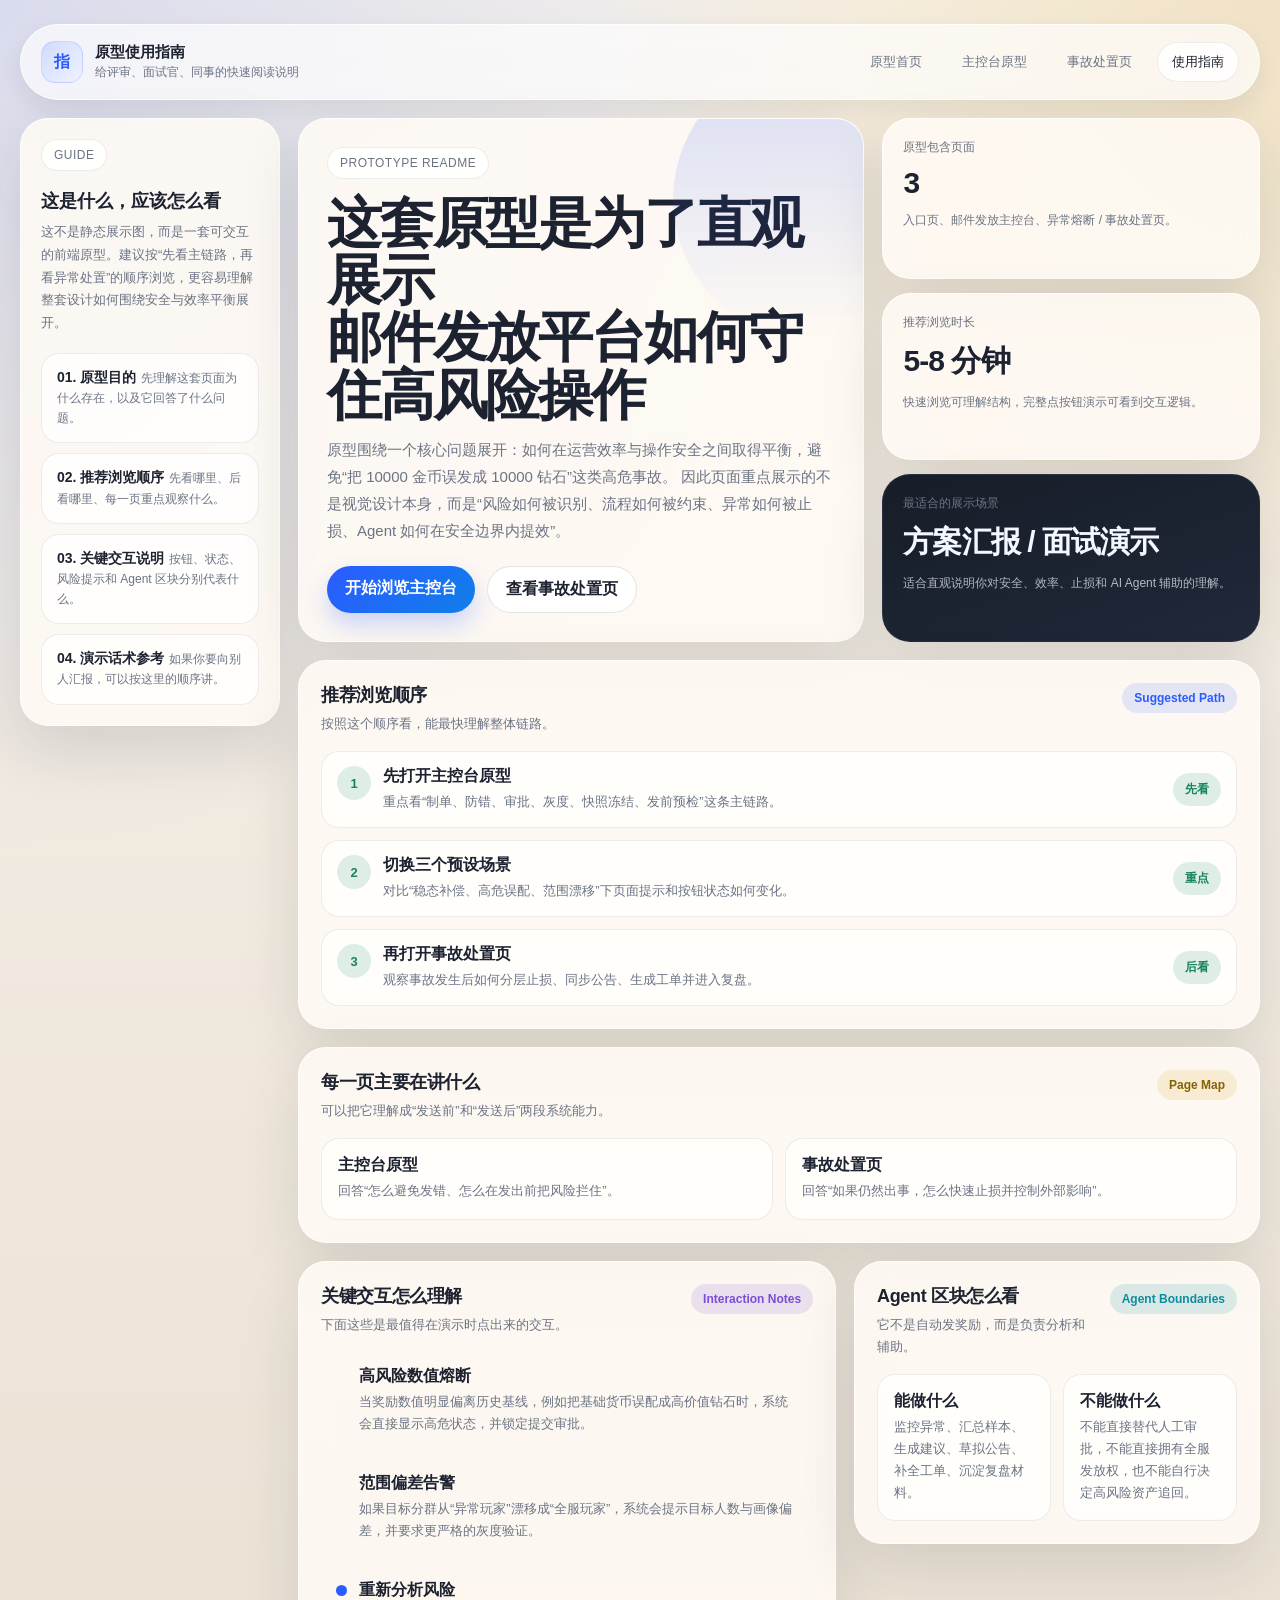
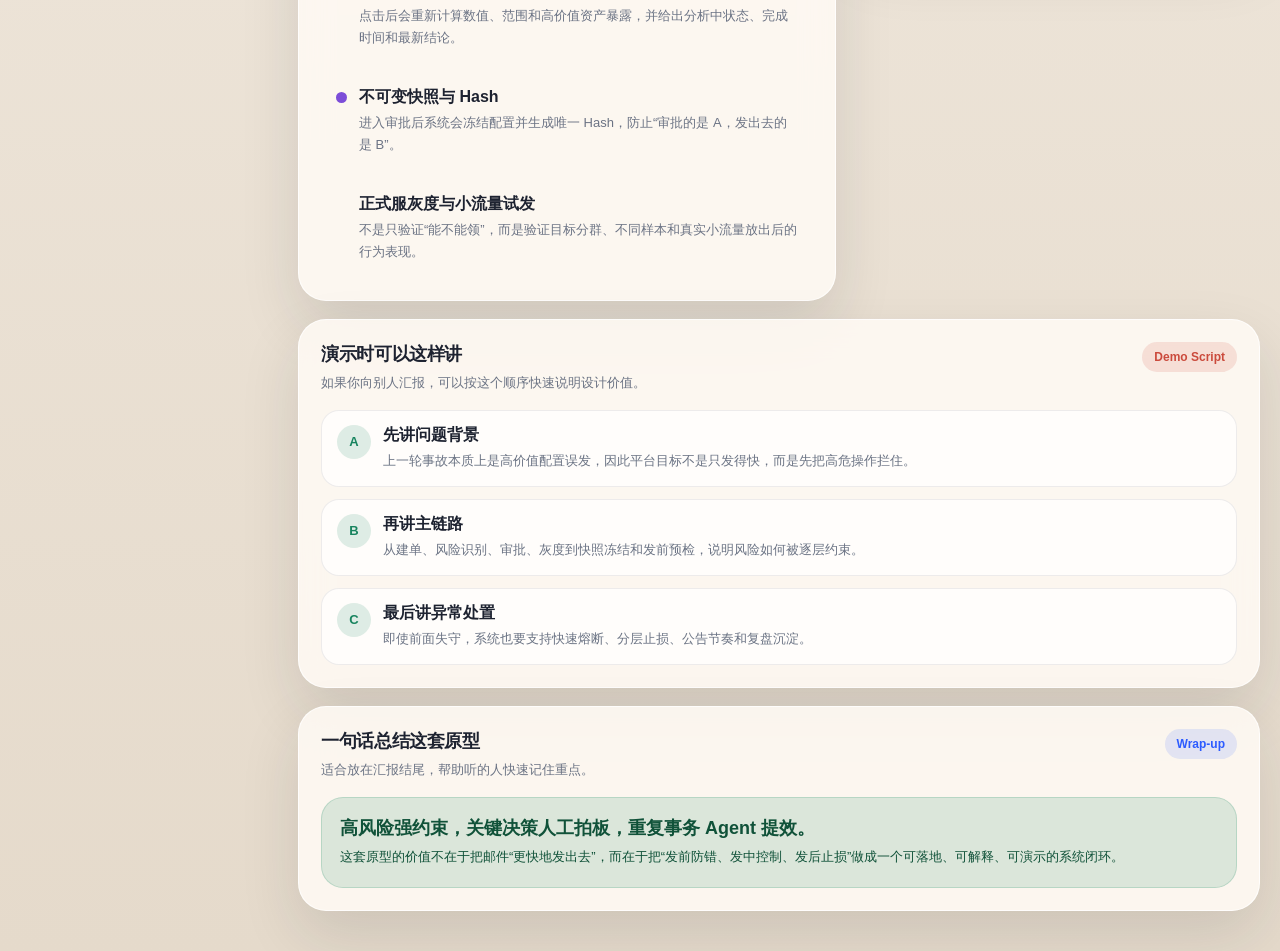
<file: prototype-guide.html>
<!DOCTYPE html>
<html lang="zh-CN">
<head>
  <meta charset="UTF-8" />
  <meta name="viewport" content="width=device-width, initial-scale=1.0" />
  <title>邮件发放平台原型 · 使用指南</title>
  <link rel="stylesheet" href="./prototype-assets/ui.css" />
</head>
<body>
  <div class="app-shell">
    <header class="topbar">
      <div class="brand">
        <div class="brand-mark">指</div>
        <div class="brand-text">
          <strong>原型使用指南</strong>
          <span>给评审、面试官、同事的快速阅读说明</span>
        </div>
      </div>
      <nav class="topnav">
        <a href="./prototype-index.html">原型首页</a>
        <a href="./mail-platform-prototype.html">主控台原型</a>
        <a href="./incident-response-prototype.html">事故处置页</a>
        <a href="#howto" class="active">使用指南</a>
      </nav>
    </header>

    <div class="layout">
      <aside class="sidebar">
        <div class="hero-eyebrow">Guide</div>
        <h3>这是什么，应该怎么看</h3>
        <p>
          这不是静态展示图，而是一套可交互的前端原型。建议按“先看主链路，再看异常处置”的顺序浏览，更容易理解整套设计如何围绕安全与效率平衡展开。
        </p>
        <div class="side-links">
          <a class="side-link" href="#overview">
            <strong>01. 原型目的</strong>
            <span>先理解这套页面为什么存在，以及它回答了什么问题。</span>
          </a>
          <a class="side-link" href="#route">
            <strong>02. 推荐浏览顺序</strong>
            <span>先看哪里、后看哪里、每一页重点观察什么。</span>
          </a>
          <a class="side-link" href="#interaction">
            <strong>03. 关键交互说明</strong>
            <span>按钮、状态、风险提示和 Agent 区块分别代表什么。</span>
          </a>
          <a class="side-link" href="#demo">
            <strong>04. 演示话术参考</strong>
            <span>如果你要向别人汇报，可以按这里的顺序讲。</span>
          </a>
        </div>
      </aside>

      <main class="content">
        <section id="overview" class="hero-grid">
          <article class="hero-card">
            <div class="hero-eyebrow">Prototype README</div>
            <h1>这套原型是为了直观展示<br />邮件发放平台如何守住高风险操作</h1>
            <p>
              原型围绕一个核心问题展开：如何在运营效率与操作安全之间取得平衡，避免“把 10000 金币误发成 10000 钻石”这类高危事故。
              因此页面重点展示的不是视觉设计本身，而是“风险如何被识别、流程如何被约束、异常如何被止损、Agent 如何在安全边界内提效”。
            </p>
            <div class="hero-actions">
              <a class="btn btn-primary" href="./mail-platform-prototype.html">开始浏览主控台</a>
              <a class="btn btn-secondary" href="./incident-response-prototype.html">查看事故处置页</a>
            </div>
          </article>

          <div class="metric-rail">
            <article class="metric-card">
              <small>原型包含页面</small>
              <strong>3</strong>
              <p>入口页、邮件发放主控台、异常熔断 / 事故处置页。</p>
            </article>
            <article class="metric-card">
              <small>推荐浏览时长</small>
              <strong>5-8 分钟</strong>
              <p>快速浏览可理解结构，完整点按钮演示可看到交互逻辑。</p>
            </article>
            <article class="metric-card dark-card">
              <small>最适合的展示场景</small>
              <strong>方案汇报 / 面试演示</strong>
              <p>适合直观说明你对安全、效率、止损和 AI Agent 辅助的理解。</p>
            </article>
          </div>
        </section>

        <section id="route" class="double-grid">
          <article class="card">
            <div class="section-head">
              <div>
                <h2>推荐浏览顺序</h2>
                <p>按照这个顺序看，能最快理解整体链路。</p>
              </div>
              <span class="pill blue">Suggested Path</span>
            </div>
            <div class="timeline-list">
              <div class="timeline-card done">
                <div class="timeline-main">
                  <div class="step-no">1</div>
                  <div>
                    <strong>先打开主控台原型</strong>
                    <p>重点看“制单、防错、审批、灰度、快照冻结、发前预检”这条主链路。</p>
                  </div>
                </div>
                <span class="pill green">先看</span>
              </div>
              <div class="timeline-card done">
                <div class="timeline-main">
                  <div class="step-no">2</div>
                  <div>
                    <strong>切换三个预设场景</strong>
                    <p>对比“稳态补偿、高危误配、范围漂移”下页面提示和按钮状态如何变化。</p>
                  </div>
                </div>
                <span class="pill green">重点</span>
              </div>
              <div class="timeline-card done">
                <div class="timeline-main">
                  <div class="step-no">3</div>
                  <div>
                    <strong>再打开事故处置页</strong>
                    <p>观察事故发生后如何分层止损、同步公告、生成工单并进入复盘。</p>
                  </div>
                </div>
                <span class="pill green">后看</span>
              </div>
            </div>
          </article>

          <article class="card">
            <div class="section-head">
              <div>
                <h2>每一页主要在讲什么</h2>
                <p>可以把它理解成“发送前”和“发送后”两段系统能力。</p>
              </div>
              <span class="pill gold">Page Map</span>
            </div>
            <div class="mini-grid">
              <div class="mini-card">
                <strong>主控台原型</strong>
                <p>回答“怎么避免发错、怎么在发出前把风险拦住”。</p>
              </div>
              <div class="mini-card">
                <strong>事故处置页</strong>
                <p>回答“如果仍然出事，怎么快速止损并控制外部影响”。</p>
              </div>
            </div>
          </article>
        </section>

        <section id="interaction" class="incident-grid">
          <article class="card">
            <div class="section-head">
              <div>
                <h2>关键交互怎么理解</h2>
                <p>下面这些是最值得在演示时点出来的交互。</p>
              </div>
              <span class="pill violet">Interaction Notes</span>
            </div>
            <div class="checklist">
              <div class="check-item">
                <span class="dot red"></span>
                <div>
                  <strong>高风险数值熔断</strong>
                  <p>当奖励数值明显偏离历史基线，例如把基础货币误配成高价值钻石时，系统会直接显示高危状态，并锁定提交审批。</p>
                </div>
              </div>
              <div class="check-item">
                <span class="dot gold"></span>
                <div>
                  <strong>范围偏差告警</strong>
                  <p>如果目标分群从“异常玩家”漂移成“全服玩家”，系统会提示目标人数与画像偏差，并要求更严格的灰度验证。</p>
                </div>
              </div>
              <div class="check-item">
                <span class="dot blue"></span>
                <div>
                  <strong>重新分析风险</strong>
                  <p>点击后会重新计算数值、范围和高价值资产暴露，并给出分析中状态、完成时间和最新结论。</p>
                </div>
              </div>
              <div class="check-item">
                <span class="dot violet"></span>
                <div>
                  <strong>不可变快照与 Hash</strong>
                  <p>进入审批后系统会冻结配置并生成唯一 Hash，防止“审批的是 A，发出去的是 B”。</p>
                </div>
              </div>
              <div class="check-item">
                <span class="dot green"></span>
                <div>
                  <strong>正式服灰度与小流量试发</strong>
                  <p>不是只验证“能不能领”，而是验证目标分群、不同样本和真实小流量放出后的行为表现。</p>
                </div>
              </div>
            </div>
          </article>

          <article class="card">
            <div class="section-head">
              <div>
                <h2>Agent 区块怎么看</h2>
                <p>它不是自动发奖励，而是负责分析和辅助。</p>
              </div>
              <span class="pill teal">Agent Boundaries</span>
            </div>
            <div class="agent-grid">
              <div class="agent-card">
                <strong>能做什么</strong>
                <p>监控异常、汇总样本、生成建议、草拟公告、补全工单、沉淀复盘材料。</p>
              </div>
              <div class="agent-card">
                <strong>不能做什么</strong>
                <p>不能直接替代人工审批，不能直接拥有全服发放权，也不能自行决定高风险资产追回。</p>
              </div>
            </div>
          </article>
        </section>

        <section id="demo" class="double-grid">
          <article class="card">
            <div class="section-head">
              <div>
                <h2>演示时可以这样讲</h2>
                <p>如果你向别人汇报，可以按这个顺序快速说明设计价值。</p>
              </div>
              <span class="pill red">Demo Script</span>
            </div>
            <div class="timeline-list">
              <div class="timeline-card done">
                <div class="timeline-main">
                  <div class="step-no">A</div>
                  <div>
                    <strong>先讲问题背景</strong>
                    <p>上一轮事故本质上是高价值配置误发，因此平台目标不是只发得快，而是先把高危操作拦住。</p>
                  </div>
                </div>
              </div>
              <div class="timeline-card done">
                <div class="timeline-main">
                  <div class="step-no">B</div>
                  <div>
                    <strong>再讲主链路</strong>
                    <p>从建单、风险识别、审批、灰度到快照冻结和发前预检，说明风险如何被逐层约束。</p>
                  </div>
                </div>
              </div>
              <div class="timeline-card done">
                <div class="timeline-main">
                  <div class="step-no">C</div>
                  <div>
                    <strong>最后讲异常处置</strong>
                    <p>即使前面失守，系统也要支持快速熔断、分层止损、公告节奏和复盘沉淀。</p>
                  </div>
                </div>
              </div>
            </div>
          </article>

          <article class="card">
            <div class="section-head">
              <div>
                <h2>一句话总结这套原型</h2>
                <p>适合放在汇报结尾，帮助听的人快速记住重点。</p>
              </div>
              <span class="pill blue">Wrap-up</span>
            </div>
            <div class="banner safe">
              <h3>高风险强约束，关键决策人工拍板，重复事务 Agent 提效。</h3>
              <p>
                这套原型的价值不在于把邮件“更快地发出去”，而在于把“发前防错、发中控制、发后止损”做成一个可落地、可解释、可演示的系统闭环。
              </p>
            </div>
          </article>
        </section>
      </main>
    </div>
  </div>
</body>
</html>
</file>
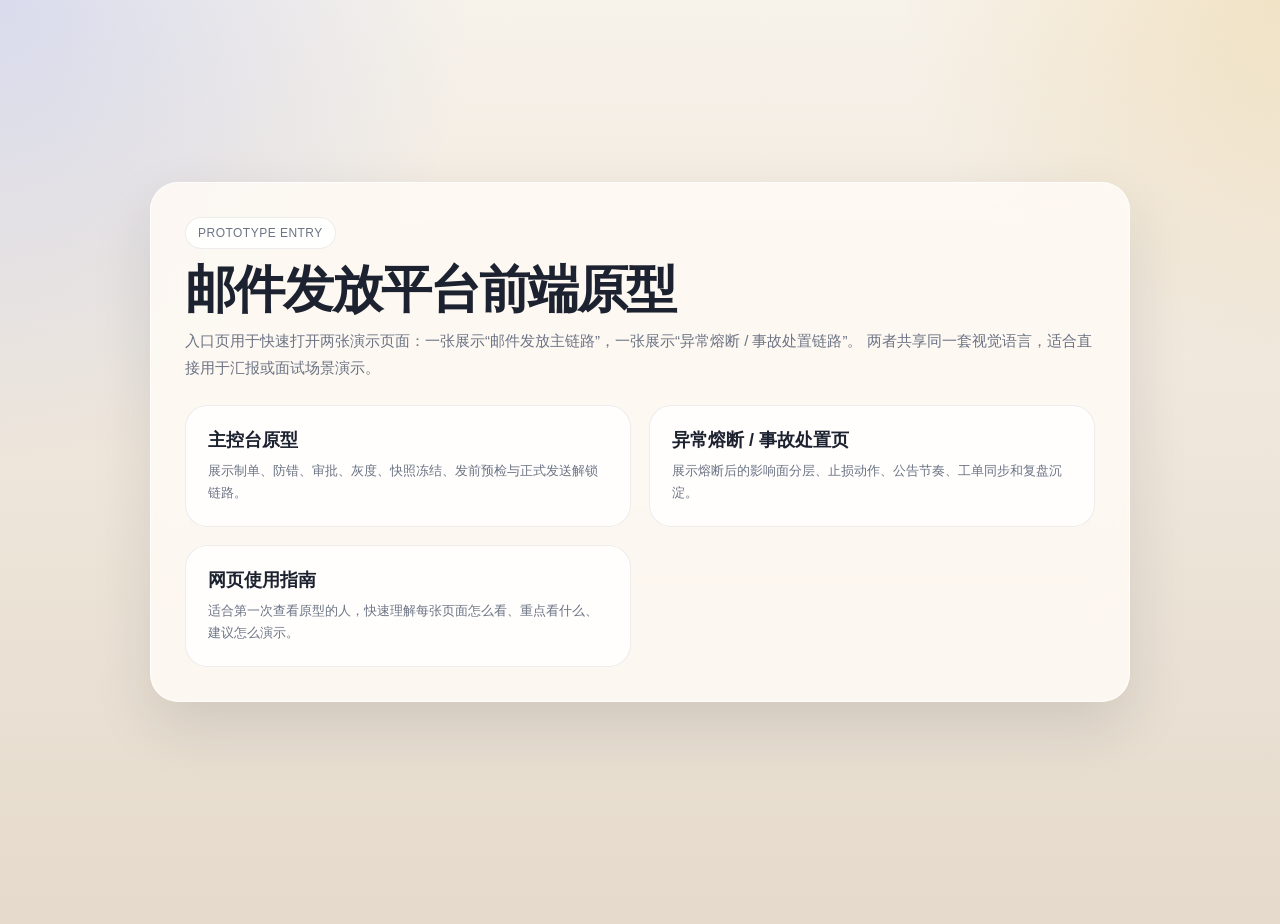
<file: prototype-index.html>
<!DOCTYPE html>
<html lang="zh-CN">
<head>
  <meta charset="UTF-8" />
  <meta name="viewport" content="width=device-width, initial-scale=1.0" />
  <title>邮件发放平台原型入口</title>
  <link rel="stylesheet" href="./prototype-assets/ui.css" />
  <style>
    .landing {
      min-height: calc(100vh - 64px);
      display: grid;
      place-items: center;
    }

    .landing-card {
      width: min(980px, 100%);
      padding: 34px;
      border-radius: var(--radius-xl);
      background: var(--surface);
      border: 1px solid rgba(255,255,255,0.8);
      box-shadow: var(--shadow);
      backdrop-filter: blur(16px);
    }

    .landing-grid {
      display: grid;
      grid-template-columns: repeat(2, minmax(0, 1fr));
      gap: 18px;
      margin-top: 24px;
    }

    .landing-card h1 {
      margin: 14px 0 10px;
      font-family: "Baskerville", "Songti SC", serif;
      font-size: clamp(34px, 4vw, 54px);
      line-height: 1.05;
      letter-spacing: -0.04em;
    }

    .landing-card p {
      margin: 0;
      color: var(--muted);
      line-height: 1.8;
      font-size: 15px;
    }

    .entry {
      display: block;
      padding: 22px;
      border-radius: var(--radius-lg);
      background: rgba(255, 255, 255, 0.82);
      border: 1px solid rgba(29, 34, 48, 0.08);
      transition: 160ms ease;
    }

    .entry:hover {
      transform: translateY(-2px);
      box-shadow: var(--shadow-soft);
    }

    .entry strong {
      display: block;
      font-size: 18px;
      margin-bottom: 8px;
    }

    .entry span {
      color: var(--muted);
      line-height: 1.7;
      font-size: 13px;
    }

    @media (max-width: 860px) {
      .landing-grid {
        grid-template-columns: 1fr;
      }
    }
  </style>
</head>
<body>
  <div class="app-shell landing">
    <section class="landing-card">
      <div class="hero-eyebrow">Prototype Entry</div>
      <h1>邮件发放平台前端原型</h1>
      <p>
        入口页用于快速打开两张演示页面：一张展示“邮件发放主链路”，一张展示“异常熔断 / 事故处置链路”。
        两者共享同一套视觉语言，适合直接用于汇报或面试场景演示。
      </p>
      <div class="landing-grid">
        <a class="entry" href="./mail-platform-prototype.html">
          <strong>主控台原型</strong>
          <span>展示制单、防错、审批、灰度、快照冻结、发前预检与正式发送解锁链路。</span>
        </a>
        <a class="entry" href="./incident-response-prototype.html">
          <strong>异常熔断 / 事故处置页</strong>
          <span>展示熔断后的影响面分层、止损动作、公告节奏、工单同步和复盘沉淀。</span>
        </a>
        <a class="entry" href="./prototype-guide.html">
          <strong>网页使用指南</strong>
          <span>适合第一次查看原型的人，快速理解每张页面怎么看、重点看什么、建议怎么演示。</span>
        </a>
      </div>
    </section>
  </div>
</body>
</html>
</file>
<file: prototype-assets/ui.css>
:root {
  --bg: #efe7dc;
  --bg-deep: #e5dacb;
  --surface: rgba(255, 251, 245, 0.86);
  --surface-strong: rgba(255, 255, 255, 0.92);
  --surface-dark: #161b25;
  --ink: #1d2230;
  --muted: #6b7384;
  --line: rgba(29, 34, 48, 0.12);
  --line-strong: rgba(29, 34, 48, 0.2);
  --blue: #2c5bff;
  --blue-soft: rgba(44, 91, 255, 0.12);
  --gold: #d59c1d;
  --gold-soft: rgba(213, 156, 29, 0.14);
  --green: #18845f;
  --green-soft: rgba(24, 132, 95, 0.14);
  --red: #cb4a3c;
  --red-soft: rgba(203, 74, 60, 0.14);
  --violet: #7c4dd8;
  --violet-soft: rgba(124, 77, 216, 0.14);
  --teal: #0d8da0;
  --teal-soft: rgba(13, 141, 160, 0.14);
  --shadow: 0 24px 60px rgba(25, 30, 42, 0.12);
  --shadow-soft: 0 10px 24px rgba(25, 30, 42, 0.08);
  --radius-xl: 28px;
  --radius-lg: 22px;
  --radius-md: 18px;
  --radius-sm: 14px;
}

* {
  box-sizing: border-box;
}

html {
  scroll-behavior: smooth;
}

body {
  margin: 0;
  min-height: 100vh;
  color: var(--ink);
  font-family: "Avenir Next", "PingFang SC", "Hiragino Sans GB", "Noto Serif SC", sans-serif;
  background:
    radial-gradient(circle at 0% 0%, rgba(44, 91, 255, 0.15), transparent 30%),
    radial-gradient(circle at 100% 0%, rgba(213, 156, 29, 0.18), transparent 24%),
    linear-gradient(180deg, #f7f2ea 0%, var(--bg) 45%, var(--bg-deep) 100%);
}

a {
  color: inherit;
  text-decoration: none;
}

button,
input,
select,
textarea {
  font: inherit;
}

.app-shell {
  width: min(1520px, calc(100vw - 40px));
  margin: 24px auto 40px;
}

.topbar {
  display: flex;
  align-items: center;
  justify-content: space-between;
  gap: 16px;
  padding: 16px 20px;
  border-radius: 999px;
  background: rgba(255, 255, 255, 0.66);
  border: 1px solid rgba(255, 255, 255, 0.82);
  box-shadow: var(--shadow-soft);
  backdrop-filter: blur(14px);
  margin-bottom: 18px;
}

.brand {
  display: flex;
  align-items: center;
  gap: 12px;
}

.brand-mark {
  width: 42px;
  height: 42px;
  border-radius: 14px;
  background:
    linear-gradient(135deg, rgba(44, 91, 255, 0.22), rgba(44, 91, 255, 0.08)),
    #fff;
  border: 1px solid rgba(44, 91, 255, 0.14);
  display: grid;
  place-items: center;
  font-weight: 900;
  color: var(--blue);
}

.brand-text strong,
.metric-card strong,
.card h2,
.card h3,
.timeline-card strong,
.log-item strong,
.agent-card strong,
.mini-card strong,
.sample-card strong,
.decision-card strong {
  display: block;
}

.brand-text strong {
  font-size: 15px;
}

.brand-text span {
  display: block;
  color: var(--muted);
  font-size: 12px;
  margin-top: 2px;
}

.topnav {
  display: flex;
  align-items: center;
  gap: 10px;
  flex-wrap: wrap;
}

.topnav a {
  padding: 10px 14px;
  border-radius: 999px;
  color: var(--muted);
  font-size: 13px;
  border: 1px solid transparent;
  transition: 160ms ease;
}

.topnav a.active,
.topnav a:hover {
  color: var(--ink);
  background: rgba(255, 255, 255, 0.88);
  border-color: rgba(29, 34, 48, 0.08);
}

.layout {
  display: grid;
  grid-template-columns: 260px minmax(0, 1fr);
  gap: 18px;
  align-items: start;
}

.sidebar,
.card,
.hero-card,
.metric-card {
  background: var(--surface);
  border: 1px solid rgba(255, 255, 255, 0.78);
  box-shadow: var(--shadow);
  backdrop-filter: blur(16px);
}

.sidebar {
  position: sticky;
  top: 24px;
  padding: 20px;
  border-radius: var(--radius-xl);
}

.sidebar .eyebrow,
.hero-eyebrow {
  display: inline-flex;
  align-items: center;
  gap: 8px;
  padding: 8px 12px;
  border-radius: 999px;
  font-size: 12px;
  letter-spacing: 0.04em;
  text-transform: uppercase;
  color: var(--muted);
  background: rgba(255, 255, 255, 0.84);
  border: 1px solid rgba(29, 34, 48, 0.08);
}

.sidebar h3 {
  margin: 18px 0 8px;
  font-size: 18px;
}

.sidebar p {
  margin: 0 0 18px;
  color: var(--muted);
  line-height: 1.75;
  font-size: 13px;
}

.side-links,
.side-metrics {
  display: grid;
  gap: 10px;
}

.side-link,
.side-metric {
  border-radius: var(--radius-md);
  padding: 14px 15px;
  background: rgba(255, 255, 255, 0.76);
  border: 1px solid rgba(29, 34, 48, 0.08);
}

.side-link strong,
.side-metric strong {
  font-size: 14px;
  margin-bottom: 6px;
}

.side-link span,
.side-metric span {
  color: var(--muted);
  font-size: 12px;
  line-height: 1.6;
}

.content {
  display: grid;
  gap: 18px;
}

.hero-grid,
.summary-grid,
.workbench,
.detail-grid,
.double-grid,
.incident-grid {
  display: grid;
  gap: 18px;
}

.hero-grid {
  grid-template-columns: 1.2fr 0.8fr;
}

.hero-card {
  border-radius: var(--radius-xl);
  padding: 28px;
  overflow: hidden;
  position: relative;
}

.hero-card::after {
  content: "";
  position: absolute;
  width: 280px;
  height: 280px;
  right: -90px;
  top: -60px;
  border-radius: 50%;
  background: linear-gradient(180deg, rgba(44, 91, 255, 0.18), rgba(44, 91, 255, 0));
}

.hero-card h1 {
  margin: 16px 0 12px;
  font-family: "Baskerville", "Songti SC", serif;
  font-size: clamp(34px, 4.3vw, 56px);
  line-height: 1.04;
  letter-spacing: -0.04em;
}

.hero-card p {
  max-width: 760px;
  margin: 0;
  color: var(--muted);
  line-height: 1.8;
  font-size: 15px;
}

.hero-actions {
  display: flex;
  flex-wrap: wrap;
  gap: 12px;
  margin-top: 22px;
}

.metric-rail {
  display: grid;
  gap: 14px;
}

.metric-card {
  border-radius: var(--radius-xl);
  padding: 20px;
}

.metric-card small {
  display: block;
  color: var(--muted);
  font-size: 12px;
  margin-bottom: 10px;
}

.metric-card strong {
  font-size: 30px;
  letter-spacing: -0.03em;
}

.metric-card p {
  color: var(--muted);
  font-size: 12px;
  line-height: 1.7;
  margin: 10px 0 0;
}

.summary-grid {
  grid-template-columns: repeat(4, minmax(0, 1fr));
}

.workbench,
.incident-grid {
  grid-template-columns: 1.14fr 0.86fr;
  align-items: start;
}

.stack {
  display: grid;
  gap: 18px;
}

.card {
  border-radius: var(--radius-xl);
  padding: 22px;
}

.section-head {
  display: flex;
  align-items: start;
  justify-content: space-between;
  gap: 14px;
  margin-bottom: 16px;
}

.section-head h2,
.section-head h3 {
  margin: 0;
  font-size: 18px;
  letter-spacing: -0.02em;
}

.section-head p {
  margin: 6px 0 0;
  color: var(--muted);
  font-size: 13px;
  line-height: 1.7;
}

.pill {
  display: inline-flex;
  align-items: center;
  gap: 8px;
  padding: 8px 12px;
  border-radius: 999px;
  font-size: 12px;
  font-weight: 700;
  white-space: nowrap;
}

.pill.blue { color: var(--blue); background: var(--blue-soft); }
.pill.gold { color: #876200; background: var(--gold-soft); }
.pill.green { color: var(--green); background: var(--green-soft); }
.pill.red { color: var(--red); background: var(--red-soft); }
.pill.violet { color: var(--violet); background: var(--violet-soft); }
.pill.teal { color: var(--teal); background: var(--teal-soft); }
.pill.dark { color: #e7eeff; background: rgba(255,255,255,0.12); }

.flash-ring {
  animation: flashPulse 0.9s ease;
}

@keyframes flashPulse {
  0% {
    box-shadow: 0 0 0 0 rgba(44, 91, 255, 0.26);
  }
  100% {
    box-shadow: 0 0 0 16px rgba(44, 91, 255, 0);
  }
}

.btn {
  appearance: none;
  border: 0;
  border-radius: 999px;
  padding: 12px 18px;
  font-weight: 800;
  cursor: pointer;
  transition: transform 160ms ease, box-shadow 160ms ease, opacity 160ms ease;
}

.btn:hover:not(:disabled) {
  transform: translateY(-1px);
}

.btn:disabled {
  opacity: 0.42;
  cursor: not-allowed;
}

.btn-primary {
  color: #fff;
  background: linear-gradient(135deg, #2c5bff, #0f7fea);
  box-shadow: 0 12px 24px rgba(44, 91, 255, 0.24);
}

.btn-secondary {
  color: var(--ink);
  background: rgba(255, 255, 255, 0.96);
  border: 1px solid rgba(29, 34, 48, 0.12);
}

.btn-danger {
  color: #fff;
  background: linear-gradient(135deg, #d85745, #c53c51);
  box-shadow: 0 12px 24px rgba(203, 74, 60, 0.24);
}

.btn-violet {
  color: #fff;
  background: linear-gradient(135deg, #7c4dd8, #5a6df7);
  box-shadow: 0 12px 24px rgba(124, 77, 216, 0.24);
}

.scenario-row,
.field-grid,
.chip-grid,
.agent-grid,
.sample-grid,
.mini-grid,
.decision-grid {
  display: grid;
  gap: 12px;
}

.scenario-row {
  grid-template-columns: repeat(3, minmax(0, 1fr));
}

.scenario-btn,
.sample-card,
.mini-card,
.agent-card,
.decision-card,
.log-item,
.timeline-card,
.heat-item,
.command-card {
  border-radius: var(--radius-md);
  border: 1px solid rgba(29, 34, 48, 0.08);
  background: rgba(255, 255, 255, 0.76);
}

.scenario-btn {
  text-align: left;
  padding: 18px;
  cursor: pointer;
  transition: 160ms ease;
}

.scenario-btn:hover,
.scenario-btn.active {
  transform: translateY(-2px);
  box-shadow: var(--shadow-soft);
  border-color: rgba(44, 91, 255, 0.24);
}

.scenario-btn p {
  margin: 8px 0 0;
  color: var(--muted);
  font-size: 13px;
  line-height: 1.7;
}

.field-grid {
  grid-template-columns: repeat(2, minmax(0, 1fr));
}

.field-grid .full {
  grid-column: 1 / -1;
}

.field {
  display: grid;
  gap: 8px;
}

.field label {
  font-size: 12px;
  color: var(--muted);
  font-weight: 700;
}

.field input,
.field select,
.field textarea {
  width: 100%;
  border-radius: var(--radius-sm);
  border: 1px solid rgba(29, 34, 48, 0.12);
  background: rgba(255, 255, 255, 0.96);
  padding: 14px 15px;
  color: var(--ink);
  outline: none;
  transition: border-color 150ms ease, box-shadow 150ms ease;
}

.field textarea {
  min-height: 96px;
  resize: vertical;
}

.field input:focus,
.field select:focus,
.field textarea:focus {
  border-color: rgba(44, 91, 255, 0.4);
  box-shadow: 0 0 0 4px rgba(44, 91, 255, 0.1);
}

.chip-grid {
  grid-template-columns: repeat(4, minmax(0, 1fr));
}

.chip {
  padding: 14px 15px;
  border-radius: var(--radius-md);
  background: rgba(255, 255, 255, 0.78);
  border: 1px solid rgba(29, 34, 48, 0.08);
}

.chip small {
  display: block;
  color: var(--muted);
  margin-bottom: 8px;
}

.chip strong {
  font-size: 18px;
}

.banner {
  padding: 18px;
  border-radius: var(--radius-lg);
  border: 1px solid transparent;
}

.banner.safe { background: var(--green-soft); border-color: rgba(24, 132, 95, 0.18); color: #105239; }
.banner.warn { background: var(--gold-soft); border-color: rgba(213, 156, 29, 0.24); color: #7a5200; }
.banner.danger { background: var(--red-soft); border-color: rgba(203, 74, 60, 0.22); color: #8a251a; }

.banner h3 {
  margin: 0 0 6px;
  font-size: 18px;
}

.banner p {
  margin: 0;
  line-height: 1.75;
  font-size: 13px;
}

.checklist,
.timeline-list,
.log-list,
.command-list {
  display: grid;
  gap: 10px;
}

.check-item,
.timeline-card,
.log-item,
.command-card {
  display: flex;
  gap: 12px;
  padding: 14px 15px;
}

.dot {
  width: 11px;
  height: 11px;
  margin-top: 5px;
  border-radius: 50%;
  flex: 0 0 auto;
}

.dot.safe { background: var(--green); }
.dot.warn { background: var(--gold); }
.dot.danger { background: var(--red); }
.dot.violet { background: var(--violet); }
.dot.blue { background: var(--blue); }

.check-item p,
.timeline-card p,
.sample-card p,
.mini-card p,
.agent-card p,
.decision-card p,
.command-card p {
  margin: 4px 0 0;
  color: var(--muted);
  font-size: 13px;
  line-height: 1.7;
}

.action-row {
  display: flex;
  flex-wrap: wrap;
  gap: 10px;
  margin-top: 18px;
}

.sample-grid,
.mini-grid,
.agent-grid,
.decision-grid {
  grid-template-columns: repeat(2, minmax(0, 1fr));
}

.sample-card,
.mini-card,
.agent-card,
.decision-card {
  padding: 16px;
}

.progress {
  height: 10px;
  border-radius: 999px;
  background: rgba(29, 34, 48, 0.08);
  overflow: hidden;
  margin-top: 14px;
}

.progress > span {
  display: block;
  height: 100%;
  border-radius: inherit;
  background: linear-gradient(90deg, #2c5bff, #5eb6ff);
}

.snapshot-box {
  display: grid;
  gap: 10px;
}

.hash-box {
  border-radius: var(--radius-md);
  padding: 14px 16px;
  background: var(--surface-dark);
  color: #dfe7ff;
  font-family: ui-monospace, SFMono-Regular, Menlo, Consolas, monospace;
  font-size: 12px;
  word-break: break-all;
}

.snapshot-row {
  display: flex;
  justify-content: space-between;
  gap: 14px;
  padding-bottom: 10px;
  border-bottom: 1px dashed rgba(29, 34, 48, 0.08);
  color: var(--muted);
  font-size: 13px;
}

.snapshot-row:last-child {
  padding-bottom: 0;
  border-bottom: 0;
}

.timeline-list {
  gap: 12px;
}

.timeline-card {
  align-items: center;
  justify-content: space-between;
}

.timeline-main {
  display: flex;
  gap: 12px;
  align-items: flex-start;
}

.step-no {
  width: 34px;
  height: 34px;
  border-radius: 50%;
  background: rgba(29, 34, 48, 0.06);
  display: grid;
  place-items: center;
  font-size: 13px;
  font-weight: 900;
}

.timeline-card.active {
  border-color: rgba(44, 91, 255, 0.24);
  background: rgba(44, 91, 255, 0.08);
}

.timeline-card.done .step-no {
  color: var(--green);
  background: rgba(24, 132, 95, 0.14);
}

.timeline-card.locked .step-no {
  color: var(--red);
  background: rgba(203, 74, 60, 0.14);
}

.log-item {
  flex-direction: column;
}

.log-head {
  display: flex;
  justify-content: space-between;
  gap: 12px;
  align-items: center;
}

.log-item span,
.footer-note,
.helper {
  color: var(--muted);
  font-size: 12px;
  line-height: 1.7;
}

.helper {
  margin-top: 14px;
}

.heatmap {
  display: grid;
  gap: 10px;
}

.heat-item {
  padding: 14px 15px;
}

.heat-item-head {
  display: flex;
  justify-content: space-between;
  gap: 12px;
  align-items: center;
  margin-bottom: 10px;
}

.bar {
  height: 10px;
  border-radius: 999px;
  background: rgba(29, 34, 48, 0.08);
  overflow: hidden;
}

.bar > span {
  display: block;
  height: 100%;
  border-radius: inherit;
}

.bar.blue > span { background: linear-gradient(90deg, #2c5bff, #6db0ff); }
.bar.red > span { background: linear-gradient(90deg, #cb4a3c, #ef8466); }
.bar.gold > span { background: linear-gradient(90deg, #d59c1d, #efc556); }
.bar.green > span { background: linear-gradient(90deg, #18845f, #3fc990); }

.footer-note {
  margin-top: 14px;
}

.dark-card {
  background: linear-gradient(160deg, #171d28, #20293a);
  color: #f4f7ff;
  border: 1px solid rgba(255, 255, 255, 0.06);
}

.dark-card p,
.dark-card .helper,
.dark-card .footer-note,
.dark-card .snapshot-row,
.dark-card .side-metric span {
  color: rgba(235, 241, 255, 0.72);
}

.dark-card .hash-box {
  background: rgba(255, 255, 255, 0.08);
}

.decision-card {
  min-height: 122px;
}

.inline-actions {
  display: flex;
  flex-wrap: wrap;
  gap: 8px;
  margin-top: 12px;
}

.page-link {
  display: inline-flex;
  align-items: center;
  gap: 8px;
  color: var(--blue);
  font-weight: 700;
}

.modal-overlay {
  position: fixed;
  inset: 0;
  display: none;
  align-items: center;
  justify-content: center;
  padding: 24px;
  background: rgba(17, 22, 32, 0.42);
  backdrop-filter: blur(8px);
  z-index: 1200;
}

.modal-overlay.show {
  display: flex;
}

.modal-card {
  width: min(560px, calc(100vw - 32px));
  border-radius: var(--radius-xl);
  background: rgba(255, 252, 247, 0.96);
  border: 1px solid rgba(255, 255, 255, 0.86);
  box-shadow: 0 28px 70px rgba(18, 24, 34, 0.24);
  padding: 24px;
}

.modal-head {
  display: flex;
  align-items: start;
  justify-content: space-between;
  gap: 16px;
  margin-bottom: 12px;
}

.modal-head h3 {
  margin: 0;
  font-size: 24px;
  letter-spacing: -0.03em;
}

.modal-close {
  width: 38px;
  height: 38px;
  border-radius: 50%;
  border: 1px solid rgba(29, 34, 48, 0.1);
  background: rgba(255, 255, 255, 0.86);
  color: var(--ink);
  font-size: 20px;
  line-height: 1;
  cursor: pointer;
}

.modal-card p {
  margin: 0;
  color: var(--muted);
  line-height: 1.8;
  font-size: 14px;
}

.modal-note {
  margin-top: 16px;
  padding: 14px 16px;
  border-radius: var(--radius-md);
  background: rgba(255, 255, 255, 0.84);
  border: 1px solid rgba(29, 34, 48, 0.08);
}

.modal-actions {
  display: flex;
  justify-content: flex-end;
  gap: 10px;
  margin-top: 20px;
}

@media (max-width: 1260px) {
  .layout,
  .workbench,
  .incident-grid,
  .hero-grid {
    grid-template-columns: 1fr;
  }

  .sidebar {
    position: static;
  }
}

@media (max-width: 980px) {
  .summary-grid,
  .scenario-row,
  .chip-grid,
  .field-grid,
  .sample-grid,
  .mini-grid,
  .agent-grid,
  .decision-grid {
    grid-template-columns: 1fr;
  }

  .app-shell {
    width: min(100vw - 20px, 1520px);
  }

  .topbar {
    border-radius: 28px;
    flex-direction: column;
    align-items: stretch;
  }

  .topnav {
    justify-content: flex-start;
  }
}
</file>
